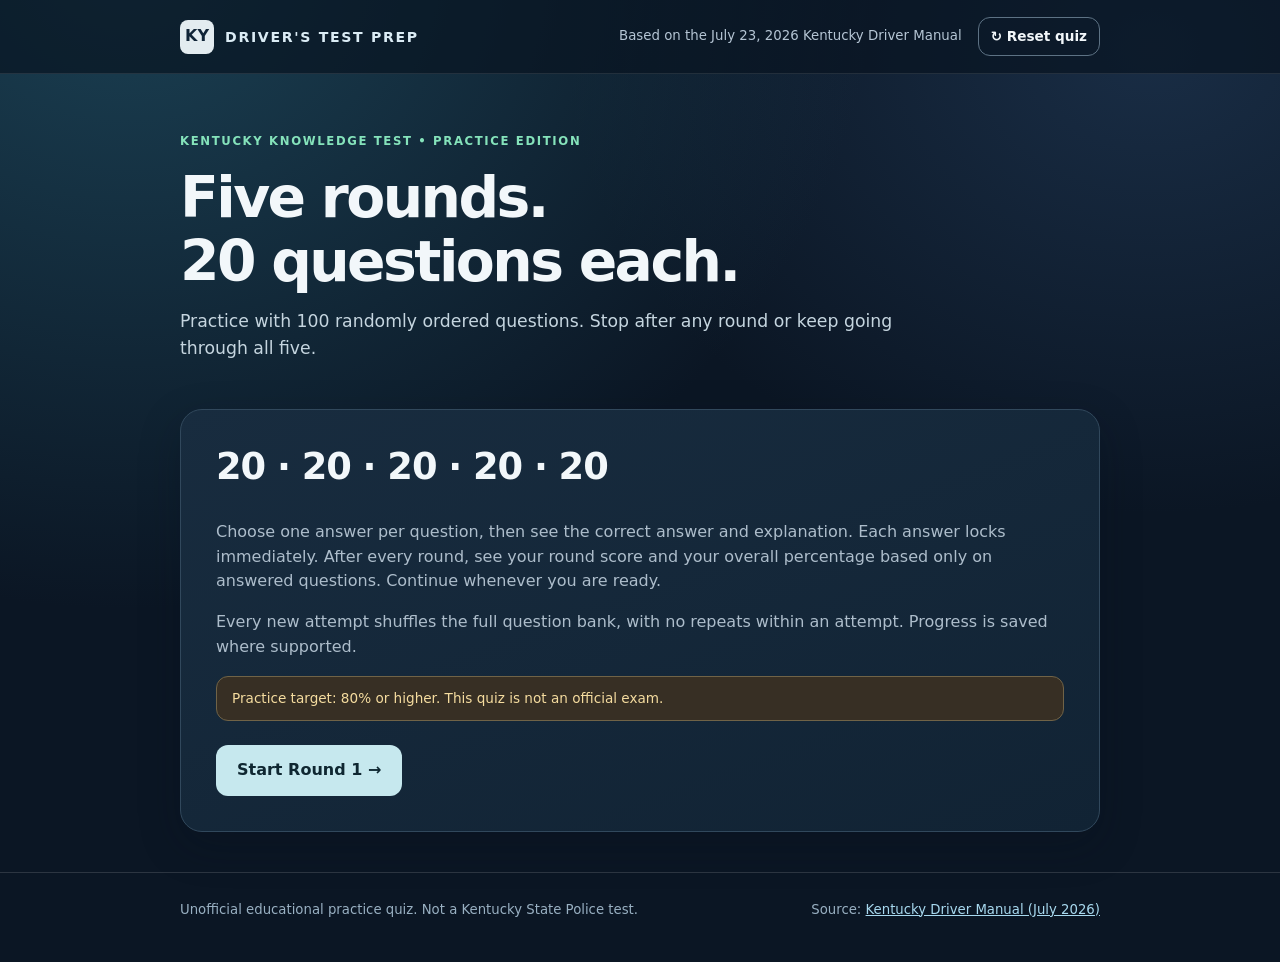
<file: kentucky-driving-quiz/index.html>
<!DOCTYPE html>
<html lang="en">
<head>
<meta charset="UTF-8">
<meta name="viewport" content="width=device-width, initial-scale=1">
<meta name="color-scheme" content="dark">
<meta name="description" content="100-question interactive Kentucky Driver's License practice quiz, with five randomized rounds of 20 questions and scores after every round.">
<title>Kentucky Driver's License — Five Rounds of 20</title>
<style>
:root { --navy:#0b1624; --navy2:#132638; --panel:#15283a; --panel2:#1a3044; --line:#31485c; --ink:#f2f7fa; --muted:#adbdcb; --sky:#a8d9ef; --mint:#85e3bb; --mintBg:#143a31; --rose:#ff9d9f; --roseBg:#482a34; --amber:#f8d48a; --amberBg:#4a3924; color-scheme:dark; }
*{box-sizing:border-box} html{scroll-behavior:smooth} body{margin:0;background:radial-gradient(ellipse at 10% -5%,#1b4154 0%,transparent 46%), radial-gradient(ellipse at 90% 5%,#192d45 0%,transparent 36%),var(--navy);color:var(--ink);font:16px/1.55 system-ui,-apple-system,BlinkMacSystemFont,"Segoe UI",sans-serif;min-height:100vh}
button,a{font:inherit} button{cursor:pointer} a{color:var(--sky)} button:focus-visible,a:focus-visible{outline:3px solid var(--amber);outline-offset:4px} .wrap{width:min(920px,calc(100% - 34px));margin-inline:auto} .topbar{border-bottom:1px solid #ffffff19;background:#081420b0} .topbar .wrap{display:flex;align-items:center;justify-content:space-between;gap:12px;padding:17px 0} .brand{font-weight:800;font-size:.88rem;letter-spacing:.12em;text-transform:uppercase;color:#dbecf5}.mark{display:inline-grid;place-items:center;width:34px;height:34px;margin-right:11px;background:#e3ecf0;color:#102437;border-radius:8px;font-size:1rem;letter-spacing:0}.topbar small{color:#b5c5d4}.eyebrow{display:inline-block;font-weight:750;letter-spacing:.14em;font-size:.73rem;text-transform:uppercase;color:var(--mint)} h1,h2,h3,p{margin-top:0} h1{font-size:clamp(2rem,5vw,3.55rem);line-height:1.13;letter-spacing:-.045em;margin:12px 0 15px} h2{font-size:clamp(1.6rem,3vw,2.3rem);letter-spacing:-.028em;line-height:1.2} h3{font-size:1.08rem} .lede{font-size:1.08rem;color:#c5d5df;max-width:720px} main{padding:38px 0 40px} .hero{padding:16px 0 30px}.panel{background:linear-gradient(160deg,#182c3f,#112334);border:1px solid var(--line);border-radius:22px;padding:clamp(19px,4vw,35px);box-shadow:0 14px 40px #06101b40}.pill{display:inline-block;padding:4px 11px;border:1px solid #597689;border-radius:99px;color:#bddce7;font-size:.75rem;font-weight:750;letter-spacing:.06em;text-transform:uppercase} .pill.optional{color:var(--amber);border-color:#8c774e} .cards{display:grid;grid-template-columns:1fr 1fr;gap:16px;margin:23px 0}.card{padding:24px;border:1px solid var(--line);border-radius:18px;background:#132639}.card h3{font-size:1.3rem;margin:14px 0 6px}.card p{color:var(--muted);font-size:.94rem}.number{font-size:2.45rem;letter-spacing:-.05em;font-weight:800;line-height:1}.button{border:1px solid transparent;border-radius:12px;background:#c6e8ee;color:#0f2731;padding:12px 20px;font-weight:800;transition:transform .16s ease,background .16s ease;display:inline-flex;align-items:center;justify-content:center;gap:9px;text-decoration:none}.button:hover:not(:disabled){background:#e5f4f7;transform:translateY(-1px)} .button.secondary{background:transparent;color:var(--ink);border-color:#5d7284}.button.secondary:hover{background:#21384b}.button:disabled{cursor:not-allowed;opacity:.45}.button.warning{background:#f0d69a;color:#352717}.actionline{display:flex;gap:12px;align-items:center;flex-wrap:wrap;margin:24px 0 0}.fine{font-size:.84rem;color:#acc0cf}.question-head{display:flex;justify-content:space-between;align-items:center;gap:12px;flex-wrap:wrap;margin-bottom:18px}.tracker{font-size:.85rem;color:var(--muted);font-weight:700}.progress{height:8px;border-radius:30px;overflow:hidden;background:#34475a}.progress>div{height:100%;background:linear-gradient(90deg,#6bd6c5,#a7e3dd);border-radius:30px;transition:width .25s ease}.qtitle{font-size:clamp(1.35rem,3.5vw,2rem);font-weight:780;line-height:1.3;letter-spacing:-.02em;margin:28px 0}.choice-list{display:grid;gap:12px}.choice{width:100%;border:1px solid #4b6071;background:#1b3348;border-radius:13px;color:var(--ink);text-align:left;padding:16px 18px;display:flex;align-items:flex-start;gap:15px;min-height:64px;transition:border-color .15s ease,background .15s ease}.choice:hover:not(:disabled){background:#254258;border-color:#8dcfe0}.choice:disabled{cursor:default}.choice .letter{flex:none;display:grid;place-items:center;width:30px;height:30px;font-size:.86rem;font-weight:800;color:#c9e8ed;background:#315167;border-radius:9px}.choice .optionText{flex:1}.choice.locked{opacity:.68}.choice.correct{border:2px solid #68d9ab;background:#173c33;opacity:1}.choice.correct .letter{color:#0e2d22;background:#9deac5}.choice.wrong{border:2px solid #ff9da4;background:#462a35;opacity:1}.choice.wrong .letter{color:#4b1c27;background:#ffd1d3}.choice .status{font-size:.82rem;font-weight:800;margin-left:5px;white-space:nowrap}.feedback{margin-top:20px;border-radius:14px;padding:19px 21px;border:1px solid}.feedback.good{background:var(--mintBg);border-color:#4b9979}.feedback.bad{background:var(--roseBg);border-color:#9b5968}.feedback strong{font-size:1.1rem}.feedback p{margin:7px 0 0;color:#e2e9ed}.feedback small{display:block;margin-top:11px;color:#c3d5df}.feedback.good strong{color:var(--mint)}.feedback.bad strong{color:var(--rose)} .actions{display:flex;justify-content:space-between;align-items:center;gap:15px;margin-top:24px;flex-wrap:wrap}.result-grid{display:grid;grid-template-columns:repeat(3,1fr);gap:12px;margin:25px 0}.metric{padding:22px 16px;background:#172d3f;border:1px solid var(--line);border-radius:14px}.metric .big{font-size:clamp(1.5rem,3.5vw,2.5rem);font-weight:800;line-height:1.2;letter-spacing:-.04em}.metric .kicker{color:var(--muted);font-size:.78rem;font-weight:700;text-transform:uppercase;letter-spacing:.06em;margin-top:7px}.successText{color:var(--mint)}.retryText{color:var(--amber)}.topic-grid{display:grid;grid-template-columns:1fr 1fr;gap:12px;margin:18px 0}.topicItem{background:#132c3b;border:1px solid #345266;border-radius:11px;padding:10px 15px;font-size:.87rem;display:flex;justify-content:space-between;gap:8px}.topicItem b{font-variant-numeric:tabular-nums}.review-list{display:grid;gap:12px;margin-top:14px}.reviewItem{padding:18px;border-radius:13px;border:1px solid #40586a;background:#102333}.reviewItem p{margin:6px 0;font-size:.95rem}.reviewItem .wrong-answer{color:var(--rose)}.reviewItem .right-answer{color:var(--mint)}.reviewItem .ref{color:var(--muted);font-size:.82rem}.rule{border-top:1px solid var(--line);padding-top:20px;margin-top:26px}.footer{padding:27px 0 42px;color:#99b0c2;border-top:1px solid #ffffff22;font-size:.83rem}.footer .wrap{display:flex;justify-content:space-between;gap:15px;flex-wrap:wrap}.hide{display:none!important}.notice{border:1px solid #706347;background:#372f24;color:#f5dc9f;border-radius:12px;padding:11px 15px;font-size:.85rem}.confetti{font-size:1.55rem;margin-bottom:6px}.secondaryText{color:var(--muted)}.topic-label{color:#a9c8d8;font-size:.87rem;font-weight:650}.visually-hidden{position:absolute;width:1px;height:1px;padding:0;margin:-1px;overflow:hidden;clip:rect(0,0,0,0);white-space:nowrap;border:0} @media(max-width:620px){.cards,.topic-grid{grid-template-columns:1fr}.result-grid{grid-template-columns:repeat(2,1fr)}.topbar small{display:none}.topbar .wrap{padding:12px 0}.question-head{align-items:flex-start}main{padding-top:25px}.qtitle{margin:24px 0}.actions .button{width:100%}.feedback{padding:15px}} @media print{body{background:#fff;color:#111}.topbar,.actionline,.actions,.footer,.button{display:none!important}.panel,.card,.metric,.reviewItem{color:#111;background:#fff;border-color:#bbb;box-shadow:none}.lede,.secondaryText,.fine{color:#444}a{color:#123}main{padding:0}}
.topbar-actions{display:flex;align-items:center;gap:16px}.reset-button{padding:8px 12px;font-size:.85rem;white-space:nowrap}@media(max-width:620px){.brand{font-size:.72rem;letter-spacing:.06em}.mark{margin-right:6px}.topbar-actions{gap:6px}.reset-button{padding:8px 10px}}
</style>
</head>
<body>
<header class="topbar"><div class="wrap"><div class="brand"><span class="mark">KY</span>DRIVER'S TEST PREP</div><div class="topbar-actions"><small>Based on the July 23, 2026 Kentucky Driver Manual</small><button type="button" class="button secondary reset-button" data-action="reset" aria-label="Reset quiz and clear current answers and scores">↻ Reset quiz</button></div></div></header>
<main class="wrap" id="app" aria-live="polite"></main>
<footer class="footer"><div class="wrap"><span>Unofficial educational practice quiz. Not a Kentucky State Police test.</span><span>Source: <a href="https://wp.kentuckystatepolice.ky.gov/wp-content/uploads/2026/07/Kentucky-Driver-Manual_Updated_7-23-26.pdf" target="_blank" rel="noopener noreferrer">Kentucky Driver Manual (July 2026)</a></span></div></footer>
<script>
'use strict';
const DATA = {"sets":[[{"q":"What shape is a standard STOP sign?","options":["Red octagon","Yellow diamond","White rectangle","Red triangle"],"a":0,"why":"A STOP sign is red with eight sides and white letters.","page":38,"category":"Signs & markings"},{"q":"What shape identifies a YIELD sign?","options":["Red octagon","Downward-pointing red-and-white triangle","Yellow circle","White pentagon"],"a":1,"why":"A yield sign is a red-and-white triangle pointing down; slow and give way as required.","page":38,"category":"Signs & markings"},{"q":"A yellow diamond-shaped sign normally warns you about what?","options":["A required parking permit","A nearby rest area","A possible road hazard ahead","A toll collection point"],"a":2,"why":"Yellow diamond signs are warnings about dangers or changing road conditions ahead.","page":35,"category":"Signs & markings"},{"q":"Orange road signs with black symbols usually mean what?","options":["School crossing","Railroad crossing","Scenic route","Construction or maintenance zone"],"a":3,"why":"Orange signs alert drivers to road work, workers, detours, or changed surfaces.","page":37,"category":"Signs & markings"},{"q":"Which sign shape is associated with schools?","options":["Pentagon","Octagon","Circle","Horizontal oval"],"a":0,"why":"A pentagon shape identifies school-related signs.","page":41,"category":"Signs & markings"},{"q":"A round yellow sign with a black X and RR warns of what?","options":["A one-way street","A railroad crossing ahead","A hospital entrance","A traffic circle"],"a":1,"why":"The advance railroad crossing warning sign is round and yellow with an X and RR.","page":36,"category":"Signs & markings"},{"q":"White rectangular signs most commonly tell drivers about what?","options":["Scenic attractions","Pavement damage","Traffic regulations","Upcoming railroad tracks"],"a":2,"why":"Regulatory signs typically use white with black or red markings to state rules you must obey.","page":38,"category":"Signs & markings"},{"q":"What do green road guide signs typically show?","options":["Construction detours only","Special hazards only","School-zone speed limits only","Directions and destinations"],"a":3,"why":"Green guide signs usually provide route or destination guidance.","page":38,"category":"Signs & markings"},{"q":"A red circle with a diagonal slash over a maneuver means what?","options":["That maneuver is prohibited","That maneuver is recommended","That maneuver must be completed","That maneuver is permitted only at night"],"a":0,"why":"A red circle and slash indicate a prohibited action.","page":38,"category":"Signs & markings"},{"q":"What should you do if you see a WRONG WAY sign ahead?","options":["Continue until the next traffic light","Do not continue in that direction","Increase speed to leave quickly","Move to the left shoulder and keep driving"],"a":1,"why":"WRONG WAY warns that you are driving against the permitted direction, often near exit ramps.","page":38,"category":"Signs & markings"},{"q":"What is a shared center left-turn lane for?","options":["Driving straight when other lanes are crowded","Passing slower vehicles","Left turns from either direction","Emergency parking"],"a":2,"why":"The shared center lane is reserved for left turns, not through travel or passing.","page":38,"category":"Signs & markings"},{"q":"Your side of the center line is broken yellow and the other side is solid yellow. When may you pass?","options":["Never, under any conditions","Only after dark","Only if the other driver signals","When it is safe and passing is otherwise legal"],"a":3,"why":"Passing is permitted from the side with the broken yellow line when conditions allow.","page":47,"category":"Signs & markings"},{"q":"What does a double solid yellow center line normally prohibit?","options":["Passing across the lines from either direction","Stopping at intersections","Turning left into a driveway","Driving below the posted limit"],"a":0,"why":"A double solid yellow line marks a no-passing condition for traffic in both directions.","page":39,"category":"Signs & markings"},{"q":"What do broken white lane lines generally separate?","options":["Traffic traveling in opposite directions","Lanes traveling in the same direction","A bicycle lane and a sidewalk","A railroad right-of-way"],"a":1,"why":"White lane markings separate traffic flowing in the same direction; broken lines allow lawful lane changes.","page":39,"category":"Signs & markings"},{"q":"At a STOP sign with a white stop line before the crosswalk, where should you stop?","options":["Inside the crosswalk","After passing the crosswalk","Before the stop line","Only where another driver can see you"],"a":2,"why":"The stop line comes first: stop fully behind it before proceeding.","page":39,"category":"Signs & markings"},{"q":"A flashing red traffic light requires which action?","options":["Slow but do not stop","Stop only when a pedestrian is present","Yield without slowing","Stop completely and proceed when clear"],"a":3,"why":"Flashing red means a full stop, followed by proceeding when safe.","page":35,"category":"Traffic signals"},{"q":"What does a flashing yellow traffic signal mean?","options":["Slow down and proceed cautiously","Make a full stop every time","Turn right only","The road is closed"],"a":0,"why":"A flashing yellow light tells drivers to slow and watch for others.","page":35,"category":"Traffic signals"},{"q":"You approach a steady yellow light before entering the intersection. What should you do?","options":["Accelerate through the intersection","Stop if you can do so safely","Always reverse away from the light","Ignore the signal if no cars are coming"],"a":1,"why":"Yellow means the light is about to turn red; stop when it is safe to stop.","page":35,"category":"Traffic signals"},{"q":"When may you generally make a right turn at a red light in Kentucky?","options":["Anytime, without stopping","Only if another driver waves you through","After stopping, yielding, and checking that no sign forbids it","Never, because red means all turns are prohibited"],"a":2,"why":"Right on red is generally allowed after a full stop when the path is clear and not prohibited.","page":35,"category":"Traffic signals"},{"q":"Which left turn may be legal on red after a full stop and yielding?","options":["From a two-way street onto a two-way street","From a two-way street onto a one-way street","From a one-way street onto a two-way street","From one one-way street onto another one-way street"],"a":3,"why":"Kentucky permits left on red only from a one-way street to a one-way street, after stopping and yielding.","page":35,"category":"Traffic signals"},{"q":"You are turning left on a steady green light while an oncoming car continues straight. Who yields?","options":["You, the left-turning driver","The oncoming driver","The driver in the larger vehicle","Whichever driver arrived second"],"a":0,"why":"A left turn on green must yield to oncoming through traffic and pedestrians.","page":35,"category":"Right-of-way"},{"q":"Two drivers arrive at a four-way STOP at the same time. Who generally goes first?","options":["The driver on the left","The driver on the right","The driver turning left","The driver who flashes headlights"],"a":1,"why":"When two vehicles arrive simultaneously, yield to the driver on your right.","page":34,"category":"Right-of-way"},{"q":"At a four-way STOP, one vehicle arrived and stopped before you. What should you do?","options":["Go first if you are turning right","Go first if you are on the wider road","Yield to the vehicle that arrived first","Use your horn to decide"],"a":2,"why":"The driver who is already at the intersection before you generally proceeds first.","page":34,"category":"Right-of-way"},{"q":"You are leaving a driveway to enter a public road. Who must yield?","options":["Vehicles already on the public road","Only pedestrians","Only vehicles turning left","You must yield to highway traffic"],"a":3,"why":"Drivers entering a public road from a driveway or private road must yield to road traffic.","page":34,"category":"Right-of-way"},{"q":"While entering an interstate using an acceleration ramp, who has right-of-way?","options":["Drivers already on the interstate","Drivers on the ramp","The vehicle moving faster","The vehicle with its hazard lights on"],"a":0,"why":"Traffic on the interstate has right-of-way; the merging driver must find a safe gap.","page":34,"category":"Right-of-way"},{"q":"A police officer directs you to proceed although a signal is red. What controls?","options":["The red signal alone","The officer's directions","The lane arrows only","The closest posted speed sign"],"a":1,"why":"Follow traffic directions from an officer even when they differ from traffic signals.","page":34,"category":"Right-of-way"},{"q":"When entering a roundabout, what should you do?","options":["Stop inside the circle","Enter clockwise","Yield to vehicles already circulating","Speed up to claim the lane"],"a":2,"why":"Roundabout traffic moves counterclockwise, and vehicles entering must yield.","page":44,"category":"Right-of-way"},{"q":"A school bus is stopped with its stop arm and lights activated on a normal two-lane road. What must traffic from both directions do?","options":["Only traffic behind the bus must stop","Opposing traffic may pass slowly","Both directions may continue if no children are visible","Both directions must stop"],"a":3,"why":"On an ordinary two-lane roadway, traffic in both directions must stop for the loading or unloading bus.","page":44,"category":"School buses"},{"q":"When does the Kentucky school-bus stopping exception apply to opposite-direction traffic?","options":["On a four-or-more-lane road separated by an elevated barrier or unpaved median","On any road with a painted center line","On any road with three total lanes","Whenever the bus is on the far side of the street"],"a":0,"why":"Opposing traffic may proceed only on the qualifying four-or-more-lane roadway with an elevated barrier or unpaved median.","page":44,"category":"School buses"},{"q":"After stopping for a school bus loading children, when may you continue?","options":["As soon as the stop arm starts retracting","After people are clear of the roadway and the bus is in motion","After counting five seconds","As soon as you hear the school bell"],"a":1,"why":"The manual requires you to remain stopped until people are clear and the bus has begun moving again.","page":44,"category":"School buses"},{"q":"How far before a turn at an intersection should you signal?","options":["25 feet","50 feet","100 feet","300 feet"],"a":2,"why":"Signal at least 100 feet ahead of the turn.","page":42,"category":"Important numbers"},{"q":"What is the minimum normal following interval recommended by Kentucky's manual?","options":["1 second","2 seconds","3 seconds","4 seconds"],"a":3,"why":"Keep at least a four-second following distance; more is needed in poor conditions.","page":51,"category":"Important numbers"},{"q":"Without a posted limit, what is Kentucky's speed limit on interstates and parkways?","options":["65 mph","55 mph","45 mph","70 mph"],"a":0,"why":"The default for interstates and parkways is 65 mph; specifically authorized roads may be posted at 70 mph.","page":49,"category":"Important numbers"},{"q":"Without a posted sign, what is the limit on other Kentucky state highways?","options":["45 mph","55 mph","65 mph","70 mph"],"a":1,"why":"Other state highways have a 55 mph default speed limit.","page":49,"category":"Important numbers"},{"q":"Without a posted sign, what is the limit in business or residential districts?","options":["15 mph","25 mph","35 mph","45 mph"],"a":2,"why":"Kentucky lists 35 mph as the default in business and residential districts.","page":49,"category":"Important numbers"},{"q":"What is the default limit for an off-street parking facility offered for public use?","options":["5 mph","10 mph","25 mph","15 mph"],"a":3,"why":"The manual specifies a 15 mph limit for public-use off-street parking facilities.","page":49,"category":"Important numbers"},{"q":"At what time period does Kentucky require headlights to be on?","options":["From 30 minutes after sunset to 30 minutes before sunrise","From sunset to sunrise only in winter","Only when the sun has fully disappeared","From 1 hour after sunset to sunrise"],"a":0,"why":"Headlights must be illuminated starting one-half hour after sunset until one-half hour before sunrise.","page":54,"category":"Important numbers"},{"q":"You must dim high beams within how many feet of oncoming traffic?","options":["200 feet","500 feet","300 feet","100 feet"],"a":1,"why":"Dim high beams within 500 feet of an approaching vehicle.","page":68,"category":"Important numbers"},{"q":"When following another vehicle, dim high beams within what distance?","options":["100 feet","200 feet","300 feet","500 feet"],"a":2,"why":"Dim high beams within 300 feet of a vehicle you follow.","page":68,"category":"Important numbers"},{"q":"On a road with one lane in your direction, how much clearance should you give a bicycle when passing, if possible?","options":["1 foot","2 feet","4 feet","At least 3 feet"],"a":3,"why":"When passing a bicycle on a single-lane-direction roadway, keep at least 3 feet of clearance.","page":48,"category":"Important numbers"},{"q":"Before changing lanes, how should you check a blind spot?","options":["Turn your head and look over your shoulder","Rely only on the rearview mirror","Rely only on a blind-spot warning light","Assume the lane is clear if you signaled"],"a":0,"why":"Mirrors do not cover all blind spots; look over your shoulder toward the new lane.","page":46,"category":"Road-test skills"},{"q":"When making a right turn, where should you position the vehicle?","options":["Near the center line","In the right-most portion of the proper lane","In whichever lane has fewer cars","Across two lanes to widen the turn"],"a":1,"why":"Make right turns from the right-most portion of your lane without swinging wide.","page":42,"category":"Road-test skills"},{"q":"If there are multiple marked turn lanes, what should you do while turning?","options":["Move toward the clearest adjacent lane","Change lanes halfway through the turn","Maintain your chosen turn lane until the turn is completed","Turn into whichever lane has a faster opening"],"a":2,"why":"Stay within your designated lane through the turn; change lanes only after the turn when safe.","page":42,"category":"Road-test skills"},{"q":"What should you do FIRST when preparing to parallel park?","options":["Immediately shift to reverse","Turn the wheel sharply without signaling","Stop in the travel lane and wait indefinitely","Identify a space, check traffic, and signal"],"a":3,"why":"The parallel-parking process starts by choosing a space, checking traffic, and signaling.","page":45,"category":"Road-test skills"},{"q":"When reversing, where should you primarily look?","options":["Directly through the rear window, while also checking mirrors","Only at the backup camera screen","Only at the side mirror","Straight ahead to keep the wheel centered"],"a":0,"why":"The manual instructs drivers to look back through the rear window and use mirrors as support.","page":33,"category":"Road-test skills"},{"q":"For the driveway turnabout described in the manual, how far should your vehicle be visible in either direction?","options":["200 feet","500 feet","100 feet","300 feet"],"a":1,"why":"The turnabout instructions call for visibility for 500 feet in each direction.","page":43,"category":"Road-test skills"},{"q":"When parking on a hill without a curb, how should you angle the wheels?","options":["Straight ahead","So the vehicle would roll into traffic","So a rolling vehicle would go off the road","Toward the center of the road"],"a":2,"why":"Without a curb, turn the wheels so the vehicle rolls off the roadway instead of into traffic.","page":46,"category":"Road-test skills"},{"q":"Which controls may the examiner ask you to demonstrate before the road test?","options":["Only your car radio and heater","Only the steering wheel and seat adjuster","Only the GPS and backup camera","Headlights, turn signals, horn, wipers, and emergency flashers"],"a":3,"why":"The vehicle inspection includes lights, turn signals, dimmer, emergency brake, horn, flashers, wipers, and brake lights.","page":11,"category":"Road-test skills"},{"q":"Which maneuver is specifically included in Kentucky's road skills test?","options":["Parallel parking","Driving on a racetrack","Driving at maximum interstate speed","Performing a tire change"],"a":0,"why":"The road skills test includes parallel parking, backing, turnabouts, hill starts, and other normal road tasks.","page":13,"category":"Road-test skills"},{"q":"What can cause an automatic failure on the Kentucky road test?","options":["Asking the examiner to repeat an instruction","A traffic violation or dangerous act","Driving below the limit when conditions require it","Using mirrors before a lane change"],"a":1,"why":"The manual says collisions, traffic violations, or dangerous acts may result in automatic road-test failure.","page":13,"category":"Road-test skills"}],[{"q":"A pedestrian is crossing at an unmarked crosswalk at an intersection. What must you do?","options":["Yield to the pedestrian","Continue if there are no painted lines","Flash headlights and continue","Sound the horn until they move"],"a":0,"why":"Kentucky requires yielding to pedestrians in marked and unmarked crosswalks.","page":59,"category":"Sharing the road"},{"q":"You see a pedestrian using a visible white cane near a crosswalk. What is required?","options":["Only slow down if they wave","Yield right-of-way to the blind pedestrian","Honk twice to announce yourself","Stop only if another driver stops first"],"a":1,"why":"A blind pedestrian with a white cane or assistance dog has right-of-way under Kentucky law.","page":59,"category":"Sharing the road"},{"q":"Why should you avoid honking your horn at a blind pedestrian?","options":["It is only allowed at night","It can damage car headlights","It may startle and confuse the pedestrian","It gives pedestrians an automatic green signal"],"a":2,"why":"The manual warns that a blind pedestrian may not know whom the horn is directed toward.","page":60,"category":"Sharing the road"},{"q":"A reduced school-zone speed limit is active because lights are flashing. What should you do?","options":["Drive at the standard residential limit","Drive at normal speed if no officer is present","Drive at least 10 mph below every sign","Obey the reduced posted school-zone speed"],"a":3,"why":"The active school-zone speed limit must be followed when the lights are flashing or children are present as indicated.","page":59,"category":"Sharing the road"},{"q":"On a two-lane-per-direction limited-access highway, what is the general role of the left lane?","options":["Passing other vehicles","Parking temporarily","Continuous cruising at any speed","Entering the highway"],"a":0,"why":"The left lane is generally for passing, and lingering there on limited-access highways is prohibited.","page":46,"category":"Lane use"},{"q":"You pass your intended exit on an interstate. What should you do?","options":["Back up along the shoulder","Continue to the next exit and return safely","Make a U-turn through the median","Stop in your lane and turn on hazard lights"],"a":1,"why":"Never reverse or turn around on an interstate because you missed an exit.","page":53,"category":"Lane use"},{"q":"On a two-lane road, Kentucky says a pass must be completed before you come within how many feet of an oncoming vehicle?","options":["100 feet","150 feet","200 feet","500 feet"],"a":2,"why":"The manual specifies completing the pass before coming within 200 feet of oncoming traffic.","page":47,"category":"Passing"},{"q":"You begin passing on a two-way road. When must the pass be finished relative to a marked no-passing zone?","options":["Before the end of the no-passing zone","Only before sunset","Before an oncoming truck approaches","Before the no-passing zone begins"],"a":3,"why":"You must finish passing before reaching the beginning of the no-passing zone.","page":47,"category":"Passing"},{"q":"A hill blocks your view of oncoming traffic. Should you start passing?","options":["No, assume a vehicle may be approaching unseen","Yes, if your engine accelerates quickly","Yes, if the lane appears empty at the crest","Only if the car in front is slow"],"a":0,"why":"Do not begin passing where a hill or curve blocks sight distance.","page":48,"category":"Passing"},{"q":"Before returning to your lane after overtaking a vehicle, what is a useful sign that you have enough room?","options":["You can see its headlights in your side mirror","The whole front of the vehicle you passed is visible in your rearview mirror","The passing vehicle sounds its horn","Its brake lights turn off"],"a":1,"why":"The manual recommends confirming the complete front of the passed vehicle is visible in your rearview mirror.","page":47,"category":"Passing"},{"q":"When may a driver pass another vehicle on the right?","options":["Whenever the left lane is busy","Only at night","Only when it can be done safely under the rules","By driving onto the sidewalk"],"a":2,"why":"Passing on the right is allowed only in limited safe circumstances; it cannot ordinarily involve leaving the roadway.","page":47,"category":"Passing"},{"q":"How far ahead should an alert driver ideally scan the road?","options":["2 to 4 seconds","5 to 8 seconds","10 to 15 seconds","20 to 30 seconds"],"a":3,"why":"The manual encourages looking about 20–30 seconds ahead to recognize hazards early.","page":49,"category":"Defensive driving"},{"q":"What should you do to your following distance during heavy rain?","options":["Increase it beyond the ordinary minimum","Cut it in half to watch the car ahead","Maintain exactly one second","Ignore following distance at low speeds"],"a":0,"why":"Poor weather increases stopping distances, so leave more than the normal four seconds.","page":51,"category":"Defensive driving"},{"q":"For night driving on unfamiliar roads, how much extra following time does the manual recommend?","options":["One-half second","At least two additional seconds","Exactly no extra seconds","At least six additional seconds"],"a":1,"why":"The manual advises adding at least two extra seconds on unfamiliar roads at night.","page":68,"category":"Defensive driving"},{"q":"Visibility in thick fog is only about 100 feet. The manual says you cannot safely drive faster than approximately what?","options":["55 mph","40 mph","25 mph","65 mph"],"a":2,"why":"At 100 feet of visibility the manual warns that driving above about 25 mph is unsafe and recommends low beams.","page":50,"category":"Defensive driving"},{"q":"When should you reduce speed for a sharp curve?","options":["After you start drifting outward","When you reach the apex","Only if another driver signals","Before entering the curve"],"a":3,"why":"Slow to a safe speed before the curve to avoid losing traction when braking inside it.","page":50,"category":"Defensive driving"},{"q":"What is hydroplaning?","options":["Tires riding on water rather than gripping the road surface","Engine overheating during a long drive","Brakes getting too hot on a steep hill","Driving too close to a large truck"],"a":0,"why":"Hydroplaning happens when tires lose road contact as they ride over a layer of water.","page":50,"category":"Defensive driving"},{"q":"You find a roadway covered with a large body of standing floodwater. What does the manual recommend?","options":["Cross as long as another driver goes first","Find another route","Drive through at the speed limit","Drive with high beams on"],"a":1,"why":"Do not drive through significant standing water; take another route.","page":50,"category":"Defensive driving"},{"q":"You need to brake hard in a vehicle with working anti-lock brakes (ABS). What should you do?","options":["Pump the pedal repeatedly","Apply the parking brake first","Press firmly and keep pressure on the brake","Release the brake at each click"],"a":2,"why":"ABS works when you maintain firm pedal pressure; vibration can be normal.","page":55,"category":"Emergencies"},{"q":"Your vehicle begins to skid sideways. How should you steer to regain control?","options":["Opposite the direction the rear is skidding","Straight until the car stops by itself","Toward the nearest roadside ditch","In the direction the rear of the car is skidding"],"a":3,"why":"Turn toward the direction of the rear-wheel skid, then straighten as the vehicle recovers.","page":56,"category":"Emergencies"},{"q":"A tire blows out while you are driving. What is the best initial response?","options":["Hold the wheel firmly and slow gradually","Brake as hard as possible immediately","Accelerate to stabilize the tire","Turn sharply onto the shoulder"],"a":0,"why":"Maintain steering control and reduce speed gradually; avoid abrupt hard braking.","page":57,"category":"Emergencies"},{"q":"Your accelerator sticks and the car keeps speeding up. Which step is part of the manual's response?","options":["Shift into park immediately","Shift to neutral and find a safe place to pull over","Pull the parking brake sharply at speed","Steer into an occupied travel lane"],"a":1,"why":"The manual recommends shifting to neutral, finding a safe escape path, and pulling over with controlled braking.","page":58,"category":"Emergencies"},{"q":"Your car has mechanical trouble on a highway. Where should you stop if possible?","options":["Just beyond the crest of a hill","In the left travel lane","Completely off the roadway, preferably on the right","In the middle of a curve"],"a":2,"why":"Pull fully off the roadway when possible, avoiding locations where other drivers cannot see your vehicle.","page":58,"category":"Emergencies"},{"q":"The manual recommends placing emergency flares approximately how far behind a broken-down vehicle?","options":["20–40 feet","50–100 feet","100–150 feet","200–300 feet"],"a":3,"why":"Emergency flares placed about 200–300 feet behind give approaching drivers warning.","page":58,"category":"Emergencies"},{"q":"After a collision with no injuries, Kentucky's manual says damaged vehicles should generally be moved where?","options":["To the road shoulder","Left in the travel lane even if drivable","To the nearest dealership","Across the median"],"a":0,"why":"Kentucky law instructs drivers involved in a non-injury accident to move damaged vehicles to the shoulder.","page":56,"category":"Emergencies"},{"q":"If a collision causes more than $500 in property damage and police do not investigate, when does the manual say to file a written report with Kentucky State Police?","options":["Within 24 hours","Within 10 days","Within 30 days","Only when insurance requests it"],"a":1,"why":"The manual requires a civilian written accident report within ten days in that situation.","page":56,"category":"Emergencies"},{"q":"In thick fog, which headlight setting is usually best?","options":["High beams to light more fog","Parking lights alone","Low beams to reduce glare","Hazard lights while driving normally"],"a":2,"why":"Low beams reduce reflected glare in fog, rain, and snow.","page":68,"category":"Night driving"},{"q":"When should high beams generally be used at night?","options":["Whenever another car approaches","When following closely behind a vehicle","In heavy fog","When no oncoming vehicles are present and other traffic won't be dazzled"],"a":3,"why":"High beams improve distance vision but must be dimmed for other drivers.","page":68,"category":"Night driving"},{"q":"You approach a stopped emergency vehicle on a four-lane highway. What should you do when safe?","options":["Slow down and move to a lane away from the emergency vehicle","Maintain speed and stay beside it","Honk and accelerate past","Stop beside it and ask if help is needed"],"a":0,"why":"Kentucky's move-over guidance calls for slowing and moving away a lane when it is safe.","page":65,"category":"Emergency vehicles"},{"q":"An emergency vehicle approaches with flashing lights and siren. What should you generally do?","options":["Speed up to stay ahead of it","Yield and pull toward the right edge of the road to let it pass","Stop directly inside the intersection","Follow it through traffic"],"a":1,"why":"Drivers must yield and pull over at the road edge for emergency vehicles using lights and siren.","page":64,"category":"Emergency vehicles"},{"q":"A reflective orange-and-red triangle on the back of a rural vehicle means what?","options":["The vehicle carries hazardous chemicals","The vehicle is entering a freeway","It is traveling below 25 mph","It is towing a disabled car"],"a":2,"why":"This emblem marks a slow-moving vehicle traveling less than 25 mph.","page":66,"category":"Sharing the road"},{"q":"What does a truck's NO-ZONE refer to?","options":["An area where cars may always pass","The truck's designated parking area","The space for loading cargo","Blind spots around the truck"],"a":3,"why":"No-zones are large blind spots to the front, sides, and rear of a truck or bus.","page":63,"category":"Sharing the road"},{"q":"If you cannot see a truck driver's face in the truck's side mirror, what should you assume?","options":["The truck driver likely cannot see you","The truck is preparing to brake","The truck is about to turn left","The truck is out of service"],"a":0,"why":"If you cannot see the driver's face in the mirror, you are likely hidden in a large-vehicle blind spot.","page":63,"category":"Sharing the road"},{"q":"How much lane width should you allow a motorcycle traveling next to you?","options":["Half a lane","A full lane","Only enough room for the handlebars","No special space if traffic is slow"],"a":1,"why":"Motorcyclists are entitled to a full lane and need room to maneuver around hazards.","page":62,"category":"Sharing the road"},{"q":"A motorcycle ahead has its turn signal on, but continues straight. What is safest?","options":["Turn in front of it as indicated","Honk to force it to turn","Wait to confirm the rider actually turns","Assume the rider will stop immediately"],"a":2,"why":"Motorcycle signals may not self-cancel; never assume a rider will turn solely because a signal flashes.","page":62,"category":"Sharing the road"},{"q":"When following a motorcyclist in good conditions, what minimum interval does the manual recommend?","options":["One second","Two seconds","Three seconds","Four seconds"],"a":3,"why":"Give motorcycles at least four seconds, and more in wet conditions.","page":62,"category":"Sharing the road"},{"q":"A steady green arrow points left over your lane. What does this mean?","options":["You may proceed left in the proper lane if the path is clear","All traffic must stop","Only pedestrians may go left","You may turn only after the arrow becomes yellow"],"a":0,"why":"A green directional arrow allows travel in that direction from the proper lane.","page":35,"category":"Traffic signals"},{"q":"What does a steady red left-turn arrow mean?","options":["Turn left if no cars are approaching","Do not turn in the arrow's direction until it changes to green","Turn left after two seconds","Stop only if other traffic is moving"],"a":1,"why":"A red arrow prohibits the indicated turn until the arrow turns green.","page":35,"category":"Traffic signals"},{"q":"Two alternating flashing red lights at railroad tracks mean what?","options":["Slow down and cross immediately","Stop only if you can see a train","Stop; cross only when lights stop and you confirm no train is approaching","Make a U-turn without looking"],"a":2,"why":"Two flashing red lights mark an active railroad warning requiring a complete stop.","page":35,"category":"Railroad crossings"},{"q":"What does the white X-shaped railroad CROSSBUCK sign mean?","options":["You always have the right-of-way","You must always stop for 60 seconds","The crossing is permanently closed","Yield to trains and stop if a train is approaching"],"a":3,"why":"The crossbuck means to yield to rail traffic; stop when a train is approaching.","page":35,"category":"Railroad crossings"},{"q":"Your vehicle becomes stuck on railroad tracks and a train approaches. What should you do first?","options":["Exit the car immediately and move to safety","Stay in the car and try the starter again","Stand behind the car and wave","Wait for the gate to go back up"],"a":0,"why":"Leave a stranded vehicle immediately; the manual directs people to move away toward the approaching train's direction to avoid debris.","page":37,"category":"Railroad crossings"},{"q":"When may speeding fines be doubled in a Kentucky highway work zone, according to the manual's specific rule?","options":["Whenever traffic is heavy","When required warning signs are displayed and at least one bona fide worker is present","Only when road equipment is moving","Only after sunset"],"a":1,"why":"The work-zone section says doubling requires posted notices about doubled fines and at least one worker present.","page":69,"category":"Work zones"},{"q":"A child measuring 40 inches tall or less rides in your vehicle. What is Kentucky's rule?","options":["Use an adult belt without a child seat","Sit in the front seat with an adult","Use an appropriate child restraint system","Use a booster seat only when the child asks"],"a":2,"why":"The manual requires an appropriate child restraint for children 40 inches or less in height.","page":31,"category":"Safety & vehicle"},{"q":"Which child generally needs a booster seat under Kentucky's rule?","options":["An 11-year-old who is 60 inches tall","A 9-year-old who is 58 inches tall","An 8-year-old who is 58 inches tall","A 7-year-old who is 50 inches tall"],"a":3,"why":"Children under eight between 40 and 57 inches tall must use a booster seat.","page":31,"category":"Safety & vehicle"},{"q":"For a motor vehicle manufactured after 1981 on Kentucky public roads, who must wear seat belts?","options":["The driver and all passengers","Only the driver","Only front-seat occupants","Only passengers younger than 18"],"a":0,"why":"Kentucky's manual says the driver and every passenger must use a properly adjusted seat belt.","page":12,"category":"Safety & vehicle"},{"q":"Which feature does Kentucky's manual say you may NOT use during the driving test?","options":["Seat belts","Cruise control or automatic parking assist","Standard mirrors","Regular turn signals"],"a":1,"why":"Parking assistance and cruise control cannot be used during the road test.","page":32,"category":"Road-test skills"},{"q":"Once parked in a parallel-parking space, what should you do to secure the vehicle?","options":["Leave the gear selector in neutral","Keep the engine idling with the foot brake","Set the parking brake and select park","Turn the front wheels toward the travel lane"],"a":2,"why":"After parking, secure the vehicle by setting the parking brake and shifting to park (or reverse in a manual car).","page":45,"category":"Road-test skills"},{"q":"You are about to back out of a parking space into moving traffic. What does the manual advise when possible?","options":["Back out quickly so other traffic can react","Keep your eyes only on the backup monitor","Reverse without slowing so the engine does not stall","Avoid backing into traffic or have someone help if needed"],"a":3,"why":"Backing into traffic is hazardous, so avoid it when possible and use a spotter if appropriate.","page":53,"category":"Road-test skills"},{"q":"On a horizontally arranged traffic signal, where is the red light normally located?","options":["On the left","On the right","In the middle","Below the yellow light"],"a":0,"why":"The manual shows that a horizontal signal places red on the left, yellow in the middle, and green on the right.","page":34,"category":"Traffic signals"},{"q":"Before slowing or stopping in normal traffic, what should you check to know what is behind you?","options":["Your dashboard clock","Your mirrors","Your radio display","Your passenger-side window only"],"a":1,"why":"Check rear traffic in your mirrors before slowing, stopping, or changing lanes.","page":49,"category":"Defensive driving"}]]};
const STORAGE_KEY='ky-driver-quiz-2026-five-rounds-v3';
const POOL=DATA.sets.flat();
const LETTERS=['A','B','C','D'];
const $app=document.getElementById('app');
function blankState(){
 const order=POOL.map((_,i)=>i);
 for(let i=order.length-1;i>0;i--){const j=Math.floor(Math.random()*(i+1));[order[i],order[j]]=[order[j],order[i]];}
 return {stage:'welcome',index:0,order,answers:Array(100).fill(null)};
}
let state=blankState();
try{
 const v=JSON.parse(localStorage.getItem(STORAGE_KEY)||'null');
 if(v&&['welcome','quiz','result'].includes(v.stage)&&Number.isInteger(v.index)&&v.index>=0&&v.index<100&&Array.isArray(v.order)&&v.order.length===100&&new Set(v.order).size===100&&v.order.every(i=>Number.isInteger(i)&&i>=0&&i<100)&&Array.isArray(v.answers)&&v.answers.length===100&&v.answers.every(a=>a===null||Number.isInteger(a)&&a>=0&&a<4))state=v;
}catch(e){}
function persist(){try{localStorage.setItem(STORAGE_KEY,JSON.stringify(state))}catch(e){}}
function escapeHTML(x){return String(x).replace(/[&<>"']/g,ch=>({'&':'&amp;','<':'&lt;','>':'&gt;','"':'&quot;',"'":'&#39;'}[ch]));}
function sourceLink(p){return `<a href="https://wp.kentuckystatepolice.ky.gov/wp-content/uploads/2026/07/Kentucky-Driver-Manual_Updated_7-23-26.pdf#page=${p+8}" target="_blank" rel="noopener noreferrer">Manual p. ${p}</a>`;}
function newButton(action,label,kind=''){return `<button type="button" class="button ${kind}" data-action="${action}">${label}</button>`;}
function metric(title,num,cls=''){return `<div class="metric"><div class="big ${cls}">${num}</div><div class="kicker">${title}</div></div>`}

function headerTag(round){return `ROUND ${round+1} OF 5 · 20 QUESTIONS`;}
function renderWelcome(){
 $app.innerHTML=`<section class="hero"><span class="eyebrow">Kentucky knowledge test • Practice edition</span><h1>Five rounds.<br>20 questions each.</h1><p class="lede">Practice with 100 randomly ordered questions. Stop after any round or keep going through all five.</p></section><section class="panel"><h2>20 · 20 · 20 · 20 · 20</h2><p class="secondaryText">Choose one answer per question, then see the correct answer and explanation. Each answer locks immediately. After every round, see your round score and your overall percentage based only on answered questions. Continue whenever you are ready.</p><p class="secondaryText">Every new attempt shuffles the full question bank, with no repeats within an attempt. Progress is saved where supported.</p><div class="notice">Practice target: 80% or higher. This quiz is not an official exam.</div><div class="actionline">${newButton('start','Start Round 1 →')}</div></section>`;
}
function renderQuestion(){
 const r=Math.floor(state.index/20),i=state.index%20,q=POOL[state.order[state.index]],chosen=state.answers[state.index],locked=chosen!==null,good=locked&&chosen===q.a;
 const choices=q.options.map((opt,k)=>{let cls=locked?(k===q.a?' correct':(k===chosen?' wrong':' locked')):'';let status=locked&&k===q.a?'<span class="status">✓ Correct</span>':(locked&&k===chosen?'<span class="status">✗ Your pick</span>':'');return `<button type="button" class="choice${cls}" data-choice="${k}" ${locked?'disabled':''} aria-label="Option ${LETTERS[k]}: ${escapeHTML(opt)}"><span class="letter">${LETTERS[k]}</span><span class="optionText">${escapeHTML(opt)}</span>${status}</button>`}).join('');
 const feedback=locked?`<div class="feedback ${good?'good':'bad'}" role="status"><strong>${good?'✓ Correct answer':'✗ Not quite — answer locked'}</strong>${!good?`<p><b>Correct answer: ${LETTERS[q.a]}. ${escapeHTML(q.options[q.a])}</b></p>`:''}<p>${escapeHTML(q.why)}</p><small>${sourceLink(q.page)} · ${escapeHTML(q.category)}</small></div>`:'';
 $app.innerHTML=`<section class="panel"><div class="question-head"><div><span class="eyebrow">${headerTag(r)}</span><div class="tracker">Question ${i+1} of 20</div></div><span class="pill">${escapeHTML(q.category)}</span></div><div class="progress" role="progressbar" aria-valuemin="0" aria-valuemax="20" aria-valuenow="${i+(locked?1:0)}" aria-label="Question progress"><div style="width:${(i+(locked?1:0))*5}%"></div></div><h2 class="qtitle">${escapeHTML(q.q)}</h2><div class="choice-list" role="group" aria-label="Answer options">${choices}</div>${feedback}<div class="actions"><div class="fine">${locked?'Answer saved and locked. You can continue.':'Choose the single best answer.'}</div><button type="button" data-action="next" class="button" ${locked?'':'disabled'}>${i===19?`Score round ${r+1} →`:'Next question →'}</button></div></section>`;
}

function score(from,to){let count=0,correct=0;for(let i=from;i<to;i++){if(state.answers[i]!==null){count++;if(state.answers[i]===POOL[state.order[i]].a)correct++;}}return {count,correct,pct:count?Math.round(correct/count*100):0};}
function renderReview(){
 return `<div class="rule"><h3>Review answered questions</h3><div class="review-list">${state.order.map((id,i)=>{
 const a=state.answers[i];if(a===null)return '';const q=POOL[id],right=a===q.a;
 return `<div class="reviewItem"><span class="pill">Round ${Math.floor(i/20)+1} · Question ${i%20+1} · ${right?'Correct':'Review'}</span><p><b>${escapeHTML(q.q)}</b></p><p class="${right?'right-answer':'wrong-answer'}">Your answer: ${LETTERS[a]}. ${escapeHTML(q.options[a])}</p>${right?'':`<p class="right-answer">Correct answer: ${LETTERS[q.a]}. ${escapeHTML(q.options[q.a])}</p>`}<p>${escapeHTML(q.why)}</p><div class="ref">${sourceLink(q.page)}</div></div>`;
 }).join('')}</div></div>`;
}
function renderResult(){
 const round=Math.floor(state.index/20),total=score(0,100),current=score(round*20,(round+1)*20),done=total.count===100;
 $app.innerHTML=`<section class="panel"><span class="eyebrow">Round ${round+1} of 5 completed</span><h1>${done?'Your final results':`Your Round ${round+1} results`}</h1><p class="lede">${done?'You completed all five rounds.':'Stop here or continue to the next 20 questions. Your progress is saved where supported.'}</p><div class="result-grid">${metric('This round',`${current.correct}/${current.count}`)}${metric('Round percentage',`${current.pct}%`)}${metric('Overall correct',`${total.correct}/${total.count}`)}${metric('Overall percentage',`${total.pct}%`,'successText')}${metric('Wrong answers',total.count-total.correct)}${metric('Rounds completed',`${round+1}/5`)}</div><p class="secondaryText">Overall percentage = correct answers ÷ answered questions × 100. Unanswered questions do not count.</p><h3>Scores by round</h3><div class="topic-grid">${Array.from({length:round+1},(_,r)=>{const v=score(r*20,(r+1)*20);return `<div class="topicItem"><span>Round ${r+1}</span><b>${v.correct}/${v.count} · ${v.pct}%</b></div>`}).join('')}</div><div class="actionline">${done?'':newButton('continue',`Continue to Round ${round+2} →`)}${newButton('review','Review answered questions','secondary')}${newButton('restart','Start a new randomized attempt','secondary')}</div><div id="reviewArea"></div></section>`;
}
function render(){if(state.stage==='welcome')renderWelcome();else if(state.stage==='quiz')renderQuestion();else renderResult();}
function scrollUp(){window.scrollTo({top:0,behavior:'instant'});}
document.addEventListener('click',e=>{
 const choice=e.target.closest('[data-choice]');
 if(choice&&state.stage==='quiz'){
  const a=Number(choice.dataset.choice);if(state.answers[state.index]!==null||!Number.isInteger(a)||a<0||a>3)return;
  state.answers[state.index]=a;persist();render();return;
 }
 const button=e.target.closest('[data-action]');if(!button)return;const action=button.dataset.action;
 if(action==='reset'){if(!confirm('Reset quiz? This will clear all answers and scores, reshuffle the questions, and return you to the start.'))return;state=blankState();}
 else if(action==='start'&&state.stage==='welcome')state.stage='quiz';
 else if(action==='next'&&state.stage==='quiz'&&state.answers[state.index]!==null){if((state.index+1)%20===0)state.stage='result';else state.index++;}
 else if(action==='continue'&&state.stage==='result'&&state.index<99){state.index++;state.stage='quiz';}
 else if(action==='restart'){if(!confirm('Start a new randomized attempt? This will erase your current answers and scores.'))return;state=blankState();}
 else if(action==='review'&&state.stage==='result'){const area=document.getElementById('reviewArea');area.innerHTML=area.innerHTML?'':renderReview();return;}
 else return;
 persist();render();scrollUp();
});
render();
</script>
</body>
</html>
</file>
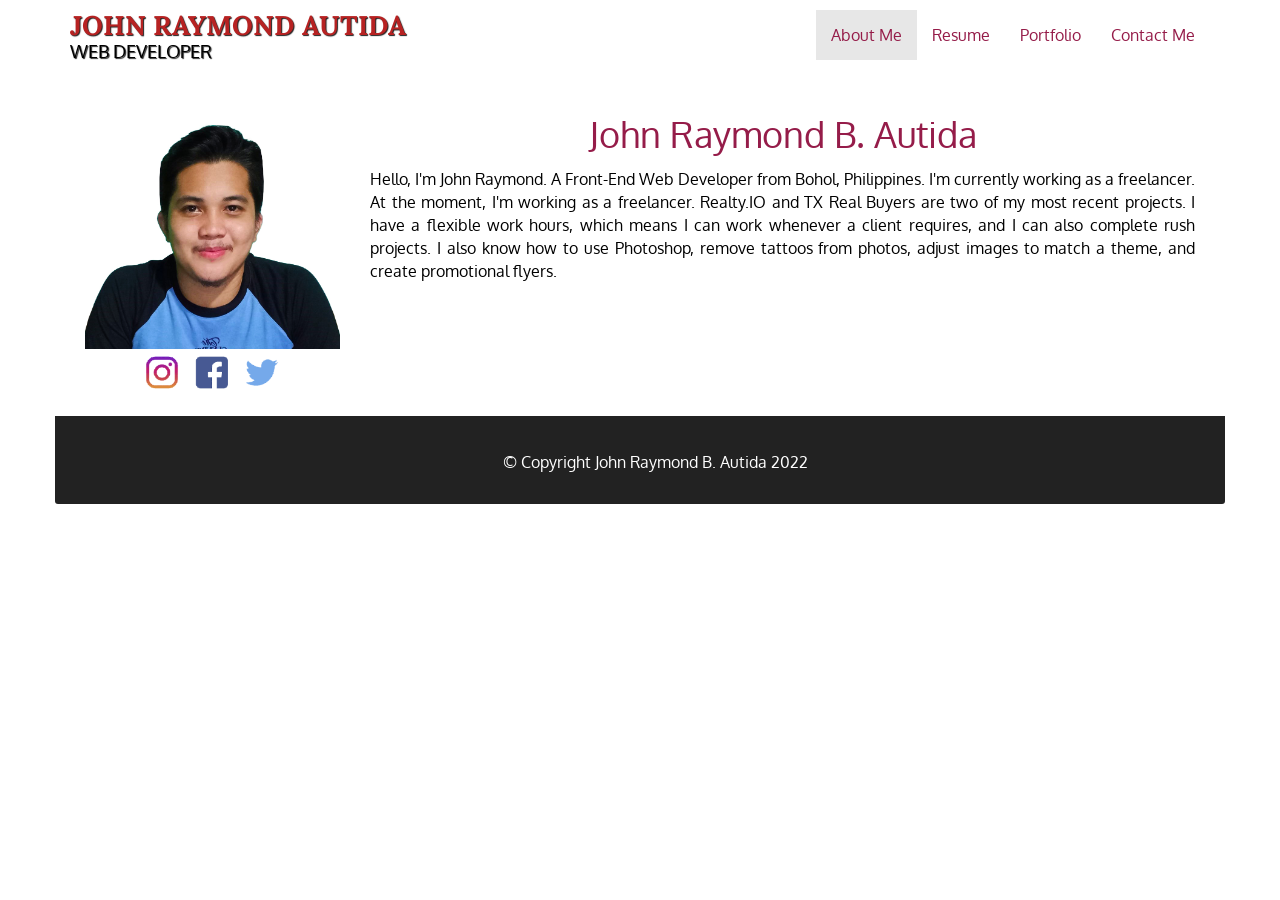
<file: about.html>
<!doctype html>
<html lang="en">
  <head>
    <meta charset="utf-8">
    <meta http-equiv="X-UA-Compatible" content="IE=edge">
    <meta name="viewport" content="width=device-width, initial-scale=1">
    <title>Front-End Web Developer | John Raymond Autida</title>
    <link rel="stylesheet" href="css/bootstrap.min.css">
    <link rel="stylesheet" href="css/styles.css">
    <link href='https://fonts.googleapis.com/css?family=Oxygen:400,300,700' rel='stylesheet' type='text/css'>
    <link href='https://fonts.googleapis.com/css?family=Lora' rel='stylesheet' type='text/css'>
  </head>
<body class="bg">
  <header>
    <nav id="header-nav" class="navbar navbar-default">
      <div class="container">
        <div class="navbar-header">
          <div class="navbar-brand">
            <a href="about.html"><h1>John Raymond Autida</h1></a>
            <a href="about.html"><h4>Web Developer</h4></a>
          </div>

          <button id="navbarToggle" type="button" class="navbar-toggle collapsed" data-toggle="collapse" data-target="#collapsable-nav" aria-expanded="false">
            <span class="sr-only">Toggle navigation</span>
            <span class="icon-bar"></span>
            <span class="icon-bar"></span>
            <span class="icon-bar"></span>
          </button>
        </div>
        
        <div id="collapsable-nav" class="collapse navbar-collapse">
           <ul id="nav-list" class="nav navbar-nav navbar-right">
             <li class="active">
              <a href="about.html">About Me</a>
            </li>
			<li>
              <a href="resume.html">Resume</a>
            </li>
            <li>
              <a href="portfolio.html">Portfolio</a>
            </li>
            <li>
              <a href="contact.html">Contact Me</a>
            </li>
          </ul><!-- #nav-list -->
        </div><!-- .collapse .navbar-collapse -->
      </div><!-- .container -->
    </nav><!-- #header-nav -->
  </header>

  <div id="call-btn" class="visible-xs" style="margin-bottom:20px;">
    <a class="btn" href="contact.html">Contact Me</a>
  </div>

  <div class="container">
  	<div class="col-lg-3 col-md-3 col-sm-12">
		<img src="images/jrautida.jpg" width="100%"/><br><center><img src="images/social.png" width="150" border="0" usemap="#Map" style="max-width:100%" />
<map name="Map"><area shape="rect" coords="8,5,44,42" href="https://www.instagram.com/jhnrymndatd/" target="_blank">
<area shape="rect" coords="56,5,94,44" href="https://www.facebook.com/johnraymond.autida/" target="_blank">
<area shape="rect" coords="107,6,143,43" href="https://twitter.com/jhnrymndatd" target="_blank">
</map></center>
	</div>
	<div class="col-lg-9 col-md-9 col-sm-12">
	<h1 style="text-align:center; color:#951C49; margin-bottom:15px;">John Raymond B. Autida</h1>
	<p style="color:#000; text-align:justify;">Hello, I'm John Raymond. A Front-End Web Developer from Bohol, Philippines. I'm currently working as a freelancer. At the moment, I'm working as a freelancer. Realty.IO and TX Real Buyers are two of my most recent projects. I have a flexible work hours, which means I can work whenever a client requires, and I can also complete rush projects. I also know how to use Photoshop, remove tattoos from photos, adjust images to match a theme, and create promotional flyers.</p>
	</div>
  </div>

  <footer class="panel-footer">
    <div class="container">
      <div class="text-center" style="color:#fff;">&copy; Copyright John Raymond B. Autida 2022</div>
    </div>
  </footer>
  
<!-- jQuery (Bootstrap JS plugins depend on it) -->
	<script src="js/jquery-2.1.4.min.js"></script>
  <script src="js/bootstrap.min.js"></script>
  <script src="js/ajax-utils.js"></script>
  <script src="js/script.js"></script>

</body>
</html>
</file>
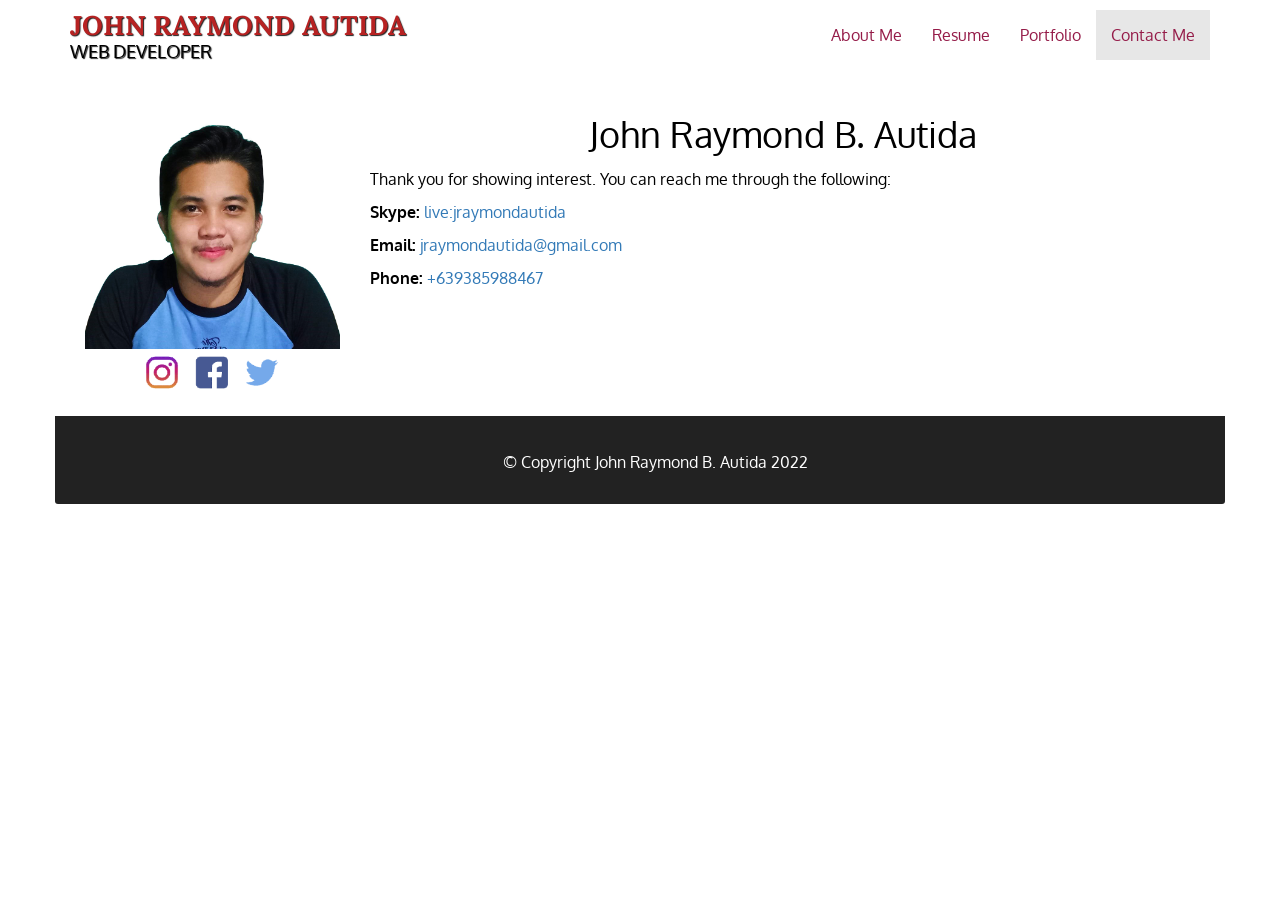
<file: contact.html>
<!doctype html>
<html lang="en">
  <head>
    <meta charset="utf-8">
    <meta http-equiv="X-UA-Compatible" content="IE=edge">
    <meta name="viewport" content="width=device-width, initial-scale=1">
    <title>John Raymond Autida</title>
    <link rel="stylesheet" href="css/bootstrap.min.css">
    <link rel="stylesheet" href="css/styles.css">
    <link href='https://fonts.googleapis.com/css?family=Oxygen:400,300,700' rel='stylesheet' type='text/css'>
    <link href='https://fonts.googleapis.com/css?family=Lora' rel='stylesheet' type='text/css'>
  </head>
<body class="bg">
  <header>
    <nav id="header-nav" class="navbar navbar-default">
      <div class="container">
        <div class="navbar-header">
          <div class="navbar-brand">
            <a href="about.html"><h1>John Raymond Autida</h1></a>
            <a href="about.html"><h4>Web Developer</h4></a>
          </div>

          <button id="navbarToggle" type="button" class="navbar-toggle collapsed" data-toggle="collapse" data-target="#collapsable-nav" aria-expanded="false">
            <span class="sr-only">Toggle navigation</span>
            <span class="icon-bar"></span>
            <span class="icon-bar"></span>
            <span class="icon-bar"></span>
          </button>
        </div>
        
        <div id="collapsable-nav" class="collapse navbar-collapse">
           <ul id="nav-list" class="nav navbar-nav navbar-right">
             <li>
              <a href="about.html">About Me</a>
            </li>
			<li>
              <a href="resume.html">Resume</a>
            </li>
            <li>
              <a href="portfolio.html">Portfolio</a>
            </li>
            <li class="active">
              <a href="contact.html">Contact Me</a>
            </li>
          </ul><!-- #nav-list -->
        </div><!-- .collapse .navbar-collapse -->
      </div><!-- .container -->
    </nav><!-- #header-nav -->
  </header>

  <div id="call-btn" class="visible-xs" style="margin-bottom:20px;">
    <a class="btn" href="contact.html">Contact Me</a>
  </div>

  <div class="container">
  	<div class="col-lg-3 col-md-3 col-sm-12">
		<img src="images/jrautida.jpg" width="100%"/><br><center><img src="images/social.png" width="150" border="0" usemap="#Map" style="max-width:100%" />
<map name="Map"><area shape="rect" coords="8,5,44,42" href="https://www.instagram.com/jhnrymndatd/" target="_blank">
<area shape="rect" coords="56,5,94,44" href="https://www.facebook.com/johnraymond.autida/" target="_blank">
<area shape="rect" coords="107,6,143,43" href="https://twitter.com/jhnrymndatd" target="_blank">
</map></center>
	</div>
	<div class="col-lg-9 col-md-9 col-sm-12">
	<h1 style="text-align:center; color:#000000; margin-bottom:15px;">John Raymond B. Autida</h1>
	<p style="color:#000; text-align:justify;">Thank you for showing interest. You can reach me through the following:</p>
	<p><strong>Skype:</strong> <span style="color: #337ab7;">live:jraymondautida</span></p>
	<p><strong>Email:</strong> <a href="mailto:jraymondautida@gmail.com">jraymondautida@gmail.com</a></p>
	<p><strong>Phone:</strong> <a href="tel:+639385988467">+639385988467</a></p>
	</div>
  </div>

  <footer class="panel-footer">
    <div class="container">
      <div class="text-center" style="color:#fff;">&copy; Copyright John Raymond B. Autida 2022</div>
    </div>
  </footer>

<!-- jQuery (Bootstrap JS plugins depend on it) -->
	<script src="js/jquery-2.1.4.min.js"></script>
  <script src="js/bootstrap.min.js"></script>
  <script src="js/ajax-utils.js"></script>
  <script src="js/script.js"></script>

</body>
</html>
</file>
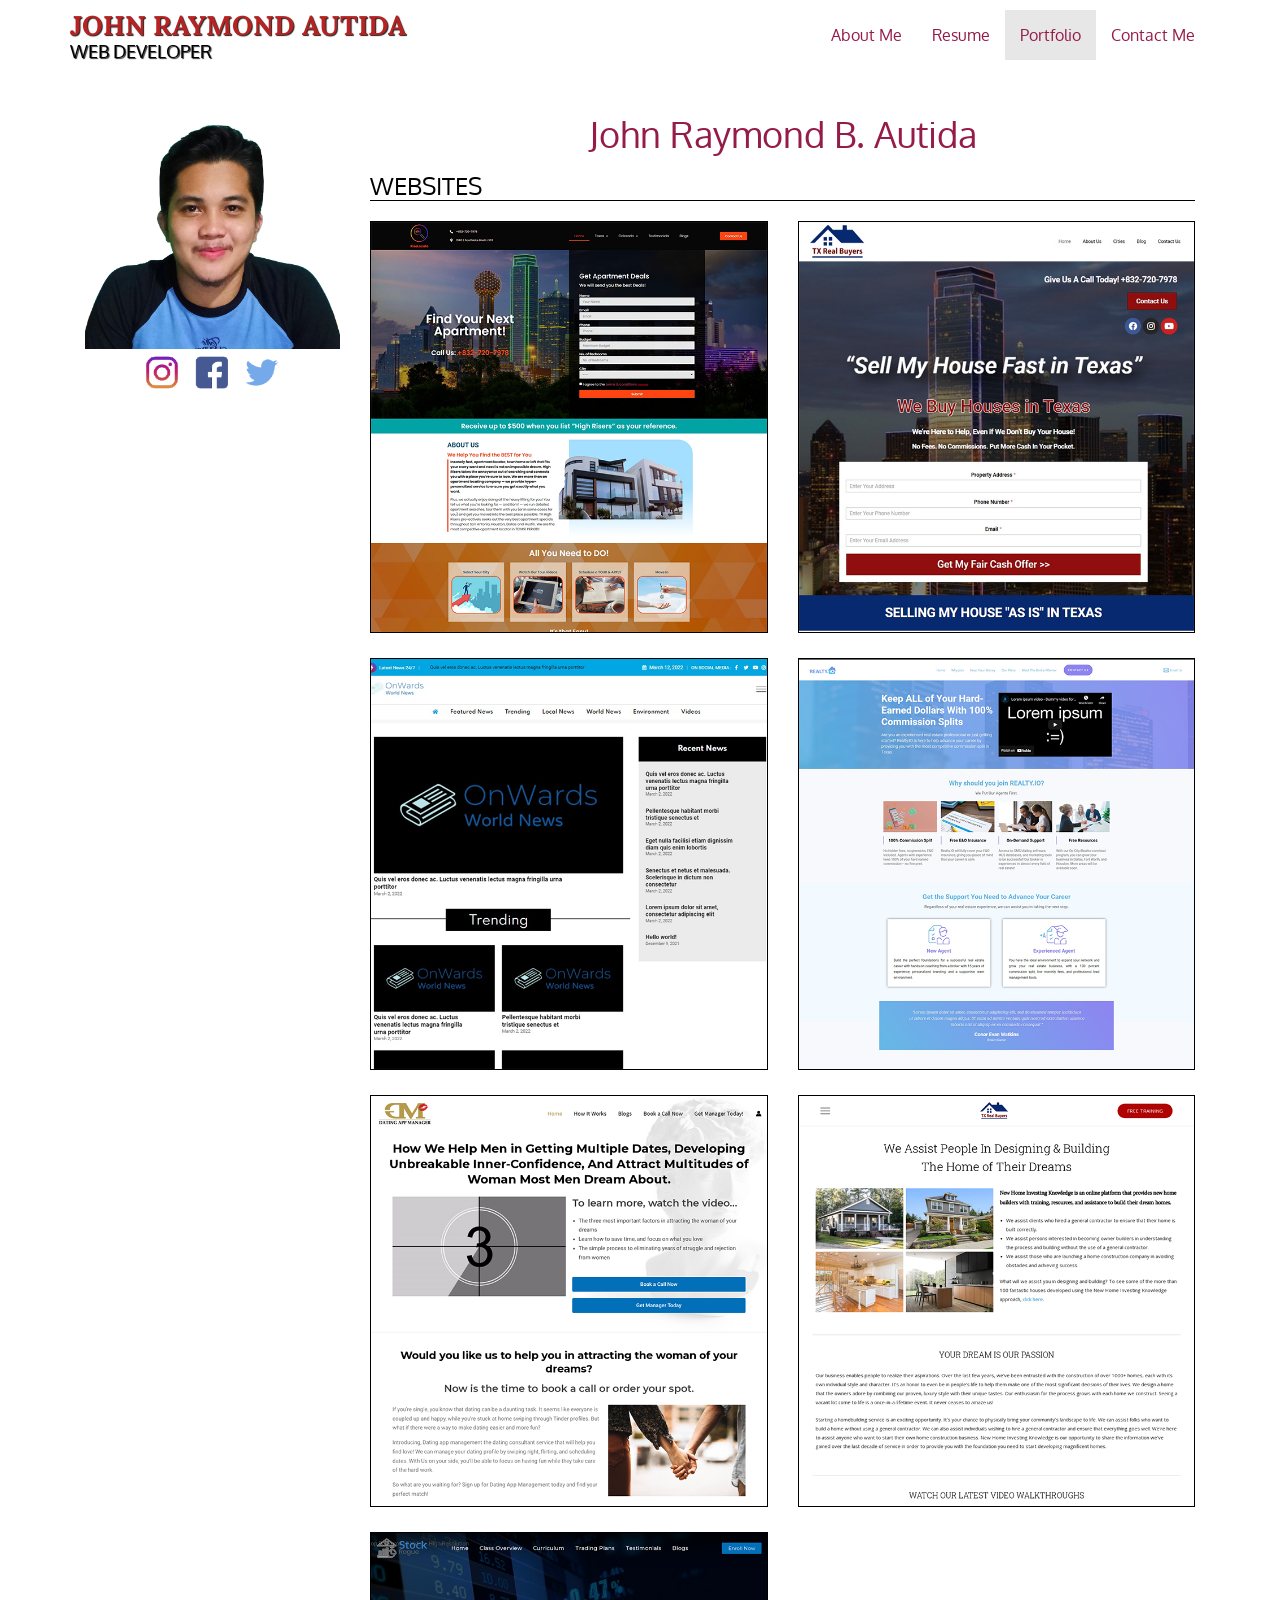
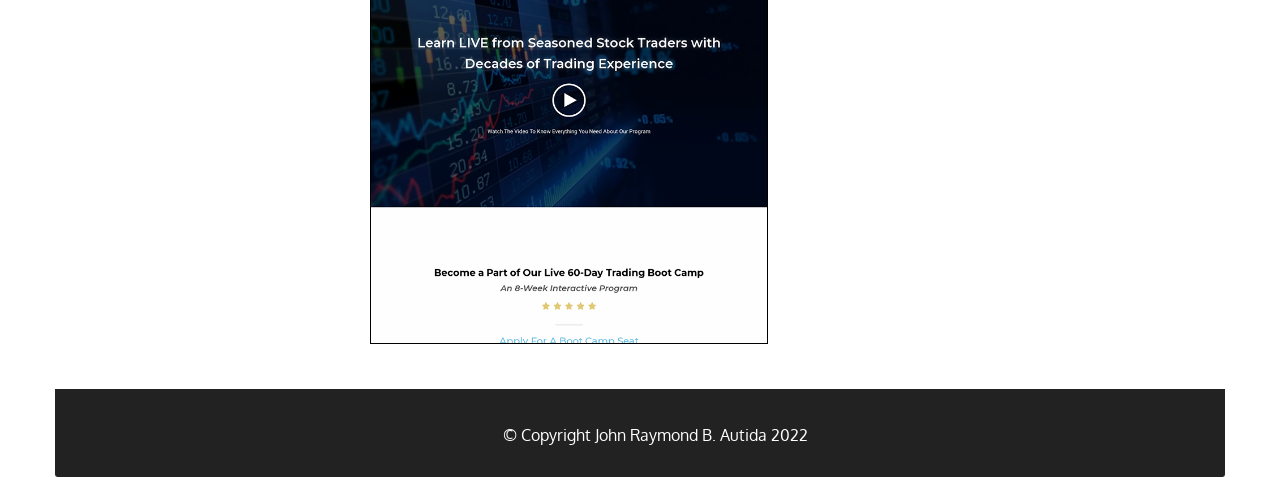
<file: portfolio.html>
<!doctype html>
<html lang="en">
  <head>
    <meta charset="utf-8">
    <meta http-equiv="X-UA-Compatible" content="IE=edge">
    <meta name="viewport" content="width=device-width, initial-scale=1">
    <title>John Raymond Autida</title>
    <link rel="stylesheet" href="css/bootstrap.min.css">
    <link rel="stylesheet" href="css/styles.css">
    <link href='https://fonts.googleapis.com/css?family=Oxygen:400,300,700' rel='stylesheet' type='text/css'>
    <link href='https://fonts.googleapis.com/css?family=Lora' rel='stylesheet' type='text/css'>
  </head>
<body class="bg">
  <header>
    <nav id="header-nav" class="navbar navbar-default">
      <div class="container">
        <div class="navbar-header">
          <div class="navbar-brand">
            <a href="about.html"><h1>John Raymond Autida</h1></a>
            <a href="about.html"><h4>Web Developer</h4></a>
          </div>

          <button id="navbarToggle" type="button" class="navbar-toggle collapsed" data-toggle="collapse" data-target="#collapsable-nav" aria-expanded="false">
            <span class="sr-only">Toggle navigation</span>
            <span class="icon-bar"></span>
            <span class="icon-bar"></span>
            <span class="icon-bar"></span>
          </button>
        </div>
        
        <div id="collapsable-nav" class="collapse navbar-collapse">
           <ul id="nav-list" class="nav navbar-nav navbar-right">
             <li>
              <a href="about.html">About Me</a>
            </li>
			<li>
              <a href="resume.html">Resume</a>
            </li>
            <li class="active">
              <a href="portfolio.html">Portfolio</a>
            </li>
            <li>
              <a href="contact.html">Contact Me</a>
            </li>
          </ul><!-- #nav-list -->
        </div><!-- .collapse .navbar-collapse -->
      </div><!-- .container -->
    </nav><!-- #header-nav -->
  </header>

  <div id="call-btn" class="visible-xs" style="margin-bottom:20px;">
    <a class="btn" href="contact.html">Contact Me</a>
  </div>

  <div class="container">
  	<div class="col-lg-3 col-md-3 col-sm-12">
		<img src="images/jrautida.jpg" width="100%"/><br><center><img src="images/social.png" width="150" border="0" usemap="#Map" style="max-width:100%" />
<map name="Map"><area shape="rect" coords="8,5,44,42" href="https://www.instagram.com/jhnrymndatd/" target="_blank">
<area shape="rect" coords="56,5,94,44" href="https://www.facebook.com/johnraymond.autida/" target="_blank">
<area shape="rect" coords="107,6,143,43" href="https://twitter.com/jhnrymndatd" target="_blank">
</map></center>
	</div>
	<div class="col-lg-9 col-md-9 col-sm-12">
	<h1 style="text-align:center; color:#951C49; margin-bottom:15px;">John Raymond B. Autida</h1>
	
	<h3 style="border-bottom:solid 1px #000; margin-bottom:20px;">WEBSITES</h3>
	
	<div class="row">
		<div class="col-lg-6 col-md-6 col-sm-12" style="margin-bottom:25px;">
			<a href="http://riselocate.com/" target="_blank"><img src="images/RiseLocate – Real Estate.png" width="100%" style="border:solid 1px #000;" /></a>
		</div>
		<div class="col-lg-6 col-md-6 col-sm-12" style="margin-bottom:25px;">
			<a href="https://txrealbuyer.com/" target="_blank"><img src="images/Home - txrealbuyer.com.png" width="100%" style="border:solid 1px #000;" /></a>
		</div>
		<div class="col-lg-6 col-md-6 col-sm-12" style="margin-bottom:25px;">
			<a href="https://onwards.world/" target="_blank"><img src="images/OnWards World News – International Breaking News   Updates.png" width="100%" style="border:solid 1px #000;" /></a>
		</div>
		<div class="col-lg-6 col-md-6 col-sm-12" style="margin-bottom:25px;">
			<a href="https://topflatfeebroker.com/" target="_blank"><img src="images/Home - topflatfeebroker.com.png" width="100%" style="border:solid 1px #000;" /></a>
		</div>
		<div class="col-lg-6 col-md-6 col-sm-12" style="margin-bottom:25px;">
			<a href="https://datingappmanager.com/" target="_blank"><img src="images/Dating App Manager – Meet, and Date Attractive Women.png" width="100%" style="border:solid 1px #000;" /></a>
		</div>	
		<div class="col-lg-6 col-md-6 col-sm-12" style="margin-bottom:25px;">
			<a href="https://newhomestudent2019.com/" target="_blank"><img src="images/New Home Investing Knowledge – We teach how to profit in any kind of market.png" width="100%" style="border:solid 1px #000;" /></a>
		</div>	
		<div class="col-lg-6 col-md-6 col-sm-12" style="margin-bottom:25px;">
			<a href="https://stockrogue.com/" target="_blank"><img src="images/Stock Rogue – Stock & Real Estate Opinions – Stock & Real Estate Opinions.png" width="100%" style="border:solid 1px #000;" /></a>
		</div>	
	</div>
	</div>
  </div>

  <footer class="panel-footer">
    <div class="container">
      <div class="text-center" style="color:#fff;">&copy; Copyright John Raymond B. Autida 2022</div>
    </div>
  </footer>
  
  <!-- jQuery (Bootstrap JS plugins depend on it) -->
	<script src="js/jquery-2.1.4.min.js"></script>
  <script src="js/bootstrap.min.js"></script>
  <script src="js/ajax-utils.js"></script>
  <script src="js/script.js"></script>

</body>
</html>
</file>
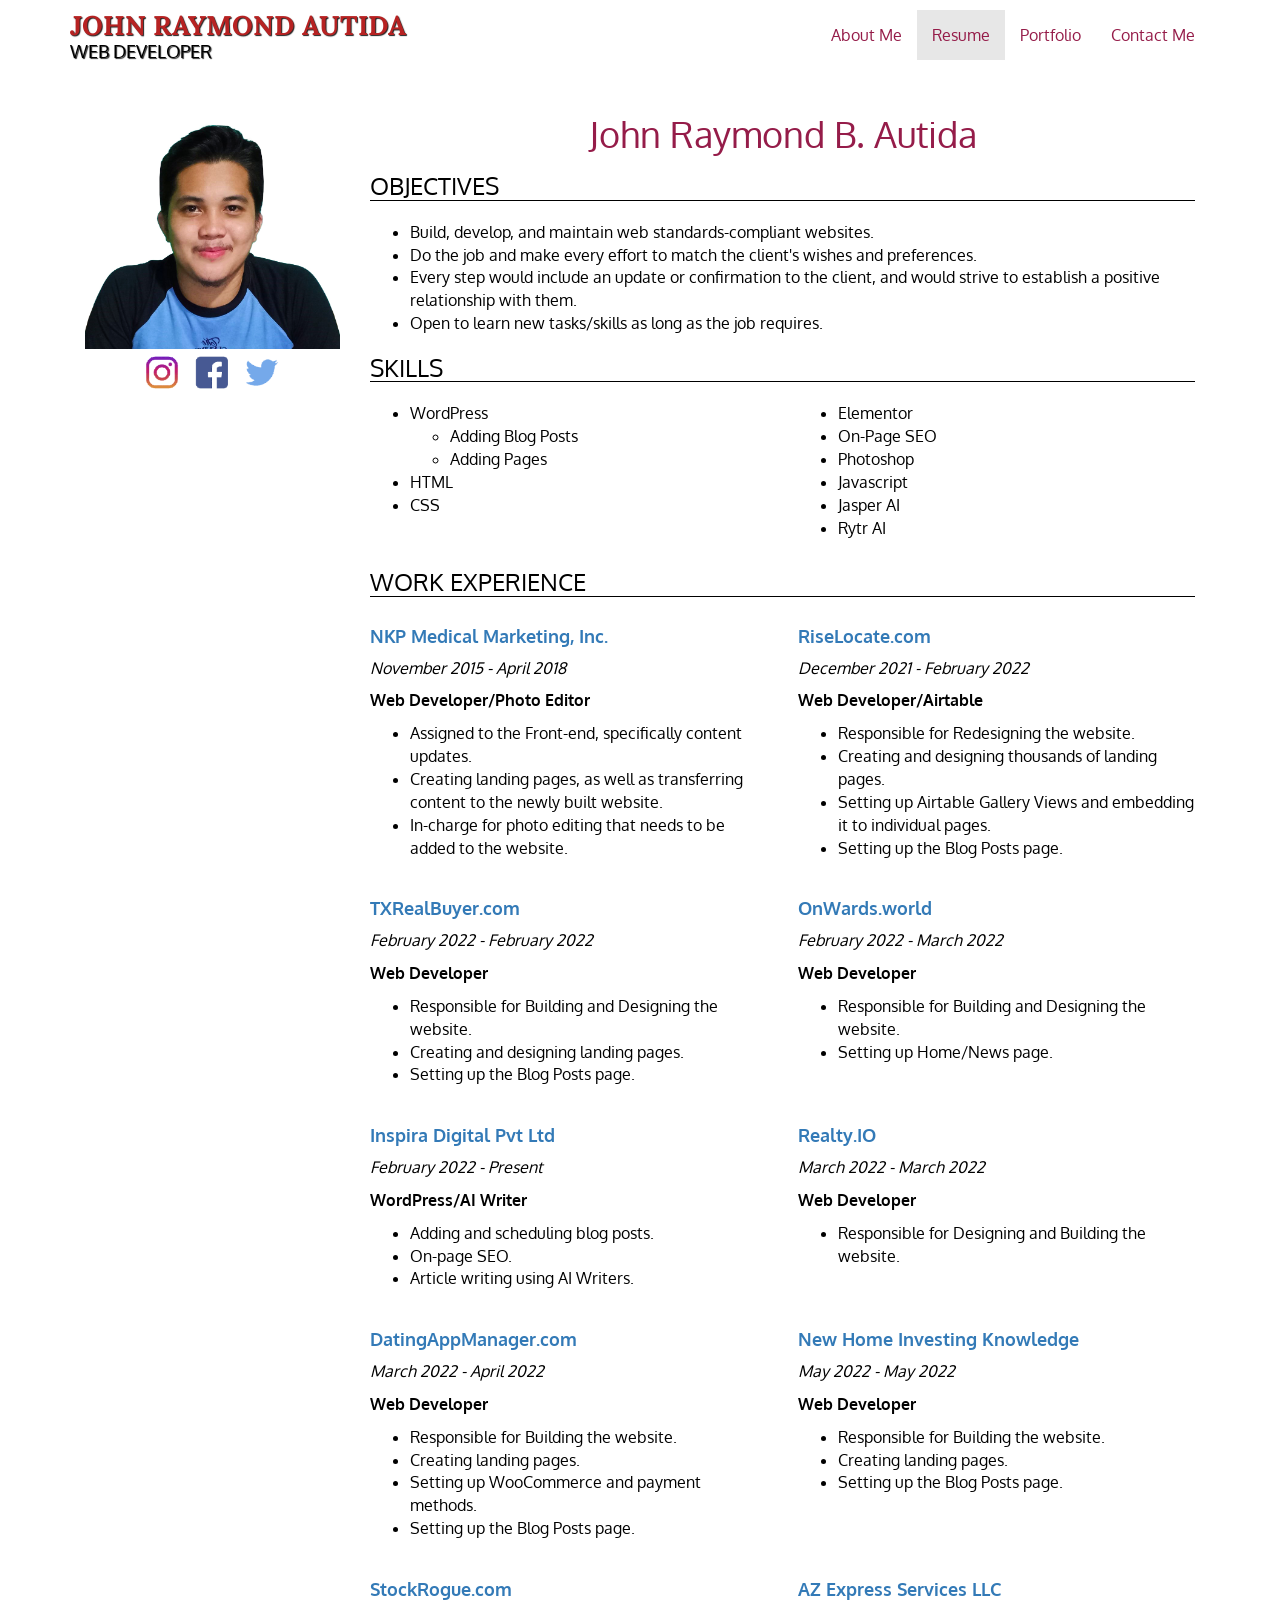
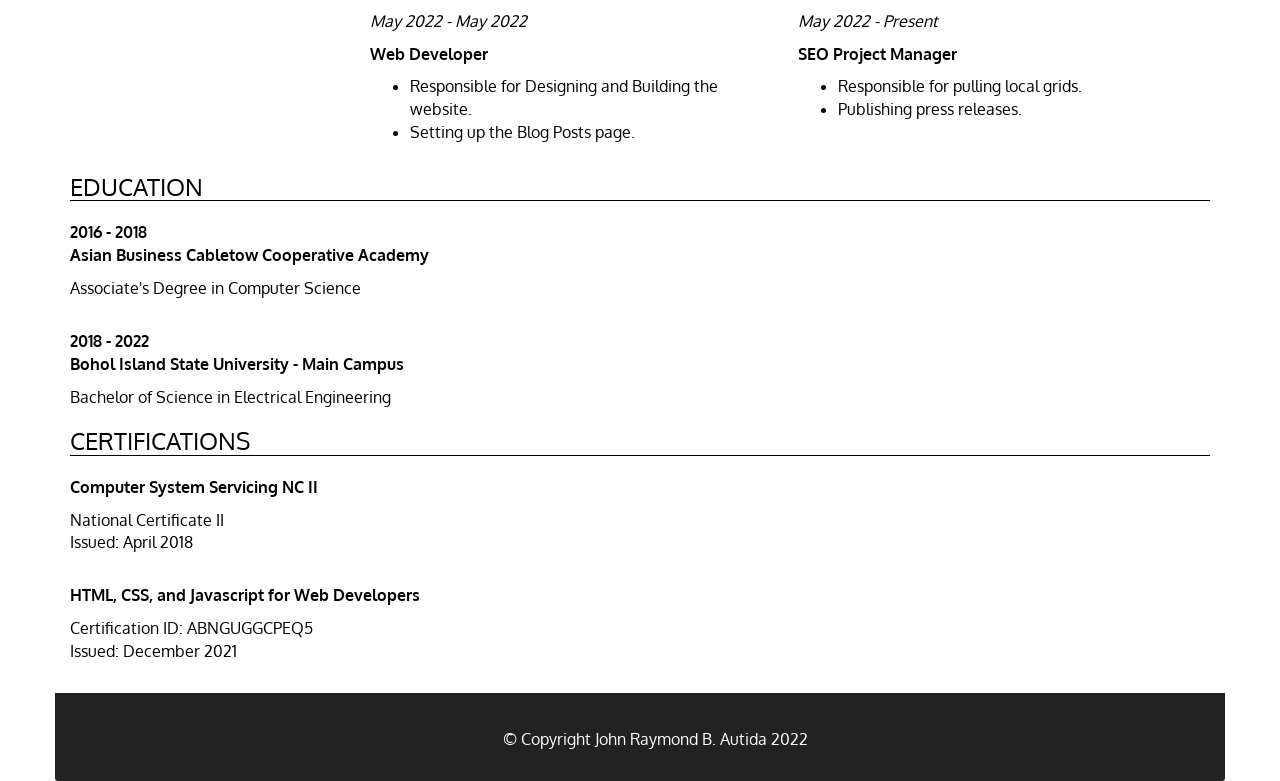
<file: resume.html>
<!doctype html>
<html lang="en">
  <head>
    <meta charset="utf-8">
    <meta http-equiv="X-UA-Compatible" content="IE=edge">
    <meta name="viewport" content="width=device-width, initial-scale=1">
    <title>John Raymond Autida</title>
    <link rel="stylesheet" href="css/bootstrap.min.css">
    <link rel="stylesheet" href="css/styles.css">
    <link href='https://fonts.googleapis.com/css?family=Oxygen:400,300,700' rel='stylesheet' type='text/css'>
    <link href='https://fonts.googleapis.com/css?family=Lora' rel='stylesheet' type='text/css'>
  </head>
<body class="bg">
  <header>
    <nav id="header-nav" class="navbar navbar-default">
      <div class="container">
        <div class="navbar-header">
          <div class="navbar-brand">
            <a href="about.html"><h1>John Raymond Autida</h1></a>
            <a href="about.html"><h4>Web Developer</h4></a>
          </div>

          <button id="navbarToggle" type="button" class="navbar-toggle collapsed" data-toggle="collapse" data-target="#collapsable-nav" aria-expanded="false">
            <span class="sr-only">Toggle navigation</span>
            <span class="icon-bar"></span>
            <span class="icon-bar"></span>
            <span class="icon-bar"></span>
          </button>
        </div>
        
        <div id="collapsable-nav" class="collapse navbar-collapse">
           <ul id="nav-list" class="nav navbar-nav navbar-right">
             <li>
              <a href="about.html">About Me</a>
            </li>
			<li class="active">
              <a href="resume.html">Resume</a>
            </li>
            <li>
              <a href="portfolio.html">Portfolio</a>
            </li>
            <li>
              <a href="contact.html">Contact Me</a>
            </li>
          </ul><!-- #nav-list -->
        </div><!-- .collapse .navbar-collapse -->
      </div><!-- .container -->
    </nav><!-- #header-nav -->
  </header>

  <div id="call-btn" class="visible-xs" style="margin-bottom:20px;">
    <a class="btn" href="contact.html">Contact Me</a>
  </div>

  <div class="container">
  	<div class="col-lg-3 col-md-3 col-sm-12">
		<img src="images/jrautida.jpg" width="100%"/><br><center><img src="images/social.png" width="150" border="0" usemap="#Map" style="max-width:100%" />
<map name="Map"><area shape="rect" coords="8,5,44,42" href="https://www.instagram.com/jhnrymndatd/" target="_blank">
<area shape="rect" coords="56,5,94,44" href="https://www.facebook.com/johnraymond.autida/" target="_blank">
<area shape="rect" coords="107,6,143,43" href="https://twitter.com/jhnrymndatd" target="_blank">
</map></center>
	</div>
	<div class="col-lg-9 col-md-9 col-sm-12">
	<h1 style="text-align:center; color:#951C49; margin-bottom:15px;">John Raymond B. Autida</h1>
	
	<h3 style="border-bottom:solid 1px #000; margin-bottom:20px;">OBJECTIVES</h3>
	
	<ul>
		<li>Build, develop, and maintain web standards-compliant websites.</li>
		<li>Do the job and make every effort to match the client's wishes and preferences.</li>
		<li>Every step would include an update or confirmation to the client, and would strive to establish a positive relationship with them.</li>
		<li>Open to learn new tasks/skills as long as the job requires.</li>
	</ul>
	
	<h3 style="border-bottom:solid 1px #000; margin-bottom:20px;">SKILLS</h3>
	
	<div class="row">
		<div class="col-lg-6 col-md-6 col-sm-12">
		<ul style="margin:0;">
			<li>WordPress
				<ul>
					<li>Adding Blog Posts</li>
					<li>Adding Pages</li>
				</ul></li>
			<li>HTML</li>
			<li>CSS</li>			
		</ul>
		</div>
		<div class="col-lg-6 col-md-6 col-sm-12">
		<ul>
			<li>Elementor</li>
			<li>On-Page SEO</li>
			<li>Photoshop</li>
			<li>Javascript</li>
			<li>Jasper AI</li>
			<li>Rytr AI</li>
		</ul>
		</div>
	</div>
	
	<h3 style="border-bottom:solid 1px #000; margin-bottom:20px;">WORK EXPERIENCE</h3>
	
	<div class="row">
		<div class="col-lg-6 col-md-6 col-sm-12" style="margin-bottom:30px;">
		<h4><a href="https://www.nkpmedical.com/" target="_blank"><strong>NKP Medical Marketing, Inc.</strong></a></h4>
		<p><em>November 2015 - April 2018</em></p>
		<p><strong>Web Developer/Photo Editor</strong></p>
		<ul style="margin:0;">
			<li>Assigned to the Front-end, specifically content updates.</li>
			<li>Creating landing pages, as well as transferring content to the newly built website.</li>
			<li>In-charge for photo editing that needs to be added to the website.</li>			
		</ul>
		</div>
		<div class="col-lg-6 col-md-6 col-sm-12" style="margin-bottom:30px;">
		<h4><a href="http://riselocate.com/" target="_blank"><strong>RiseLocate.com</strong></a></h4>
		<p><em>December 2021 - February 2022</em></p>
		<p><strong>Web Developer/Airtable</strong></p>
		<ul style="margin:0;">
			<li>Responsible for Redesigning the website.</li>
			<li>Creating and designing thousands of landing pages.</li>
			<li>Setting up Airtable Gallery Views and embedding it to individual pages.</li>	
			<li>Setting up the Blog Posts page.</li>					
		</ul>
		</div>
		</div>
		<div class="row">
		<div class="col-lg-6 col-md-6 col-sm-12" style="margin-bottom:30px;">
		<h4><a href="https://txrealbuyer.com/" target="_blank"><strong>TXRealBuyer.com</strong></a></h4>
		<p><em>February 2022 - February 2022</em></p>
		<p><strong>Web Developer</strong></p>
		<ul style="margin:0;">
			<li>Responsible for Building and Designing the website.</li>
			<li>Creating and designing landing pages.</li>
			<li>Setting up the Blog Posts page.</li>			
		</ul>
		</div>
		<div class="col-lg-6 col-md-6 col-sm-12" style="margin-bottom:30px;">
		<h4><a href="https://onwards.world/" target="_blank"><strong>OnWards.world</strong></a></h4>
		<p><em>February 2022 - March 2022</em></p>
		<p><strong>Web Developer</strong></p>
		<ul style="margin:0;">
			<li>Responsible for Building and Designing the website.</li>
			<li>Setting up Home/News page.</li>			
		</ul>
		</div>
		</div>
		<div class="row">
		<div class="col-lg-6 col-md-6 col-sm-12" style="margin-bottom:30px;">
		<h4><span style="color:#337ab7;"><strong>Inspira Digital Pvt Ltd</strong></span></h4>
		<p><em>February 2022 - Present</em></p>
		<p><strong>WordPress/AI Writer</strong></p>
		<ul style="margin:0;">
			<li>Adding and scheduling blog posts.</li>
			<li>On-page SEO.</li>
			<li>Article writing using AI Writers.</li>			
		</ul>
		</div>
		<div class="col-lg-6 col-md-6 col-sm-12" style="margin-bottom:30px;">
		<h4><a href="https://topflatfeebroker.com/" target="_blank"><strong>Realty.IO</strong></a></h4>
		<p><em>March 2022 - March 2022</em></p>
		<p><strong>Web Developer</strong></p>
		<ul style="margin:0;">
			<li>Responsible for Designing and Building the website.</li>	
		</ul>
		</div>
		</div>
		<div class="row">
		<div class="col-lg-6 col-md-6 col-sm-12" style="margin-bottom:30px;">
		<h4><a href="https://datingappmanager.com/" target="_blank"><strong>DatingAppManager.com</strong></a></h4>
		<p><em>March 2022 - April 2022</em></p>
		<p><strong>Web Developer</strong></p>
		<ul style="margin:0;">
			<li>Responsible for Building the website.</li>
			<li>Creating landing pages.</li>
			<li>Setting up WooCommerce and payment methods.</li>
			<li>Setting up the Blog Posts page.</li>		
		</ul>
		</div>
		<div class="col-lg-6 col-md-6 col-sm-12" style="margin-bottom:30px;">
		<h4><a href="https://newhomestudent2019.com/" target="_blank"><strong>New Home Investing Knowledge</strong></a></h4>
		<p><em>May 2022 - May 2022</em></p>
		<p><strong>Web Developer</strong></p>
		<ul style="margin:0;">
			<li>Responsible for Building the website.</li>
			<li>Creating landing pages.</li>
			<li>Setting up the Blog Posts page.</li>		
		</ul>
		</div>	
		</div>
		<div class="row">
		<div class="col-lg-6 col-md-6 col-sm-12" style="margin-bottom:30px;">
		<h4><a href="https://stockrogue.com/" target="_blank"><strong>StockRogue.com</strong></a></h4>
		<p><em>May 2022 - May 2022</em></p>
		<p><strong>Web Developer</strong></p>
		<ul style="margin:0;">
			<li>Responsible for Designing and Building the website.</li>
			<li>Setting up the Blog Posts page.</li>		
		</ul>
		</div>
		<div class="col-lg-6 col-md-6 col-sm-12" style="margin-bottom:30px;">
		<h4><span style="color:#337ab7;"><strong>AZ Express Services LLC</strong></span></h4>
		<p><em>May 2022 - Present</em></p>
		<p><strong>SEO Project Manager</strong></p>
		<ul style="margin:0;">
			<li>Responsible for pulling local grids.</li>
			<li>Publishing press releases.</li>		
		</ul>
		</div>
		</div>
	</div>
	
	<h3 style="border-bottom:solid 1px #000; margin-bottom:20px;">EDUCATION</h3>
	<p><strong>2016 - 2018<br>Asian Business Cabletow Cooperative Academy</strong></p>
	<p>Associate's Degree in Computer Science</p>
	<div style="margin-bottom:20px; clear:both;"></div>
	<p><strong>2018 - 2022<br>Bohol Island State University - Main Campus</strong></p>
	<p>Bachelor of Science in Electrical Engineering</p>
	
	<h3 style="border-bottom:solid 1px #000; margin-bottom:20px;">CERTIFICATIONS</h3>
	<p><strong>Computer System Servicing NC II</strong></p>
	<p>National Certificate II<br>Issued: April 2018</p>
	<div style="margin-bottom:20px; clear:both;"></div>
	<p><strong>HTML, CSS, and Javascript for Web Developers</strong></p>
	<p>Certification ID: ABNGUGGCPEQ5<br>Issued: December 2021</p>
	
	</div>
  </div>

  <footer class="panel-footer">
    <div class="container">
      <div class="text-center" style="color:#fff;">&copy; Copyright John Raymond B. Autida 2022</div>
    </div>
  </footer>

<!-- jQuery (Bootstrap JS plugins depend on it) -->
	<script src="js/jquery-2.1.4.min.js"></script>
  <script src="js/bootstrap.min.js"></script>
  <script src="js/ajax-utils.js"></script>
  <script src="js/script.js"></script>

</body>
</html>
</file>
<file: css/styles.css>
body {
  font-size: 16px;
  color: #000;
  background-color: #fff;
  font-family: 'Oxygen', sans-serif;
}

.bg {
	max-width: 1170px;
    margin-right: auto;
    margin-left: auto;
}

/** HEADER **/
#header-nav {
  background-color: #fff;
  border-radius: 0;
  border: 0;
}

.navbar-brand h1 { /* Restaurant name */
  font-family: 'Lora', serif;
  color: #b72222;
  font-size: 1.5em;
  text-transform: uppercase;
  font-weight: bold;
  text-shadow: 1px 1px 1px #222;
  margin-top: 0;
  margin-bottom: 0;
  line-height: .75;
}
.navbar-brand h4 { /* Restaurant name */
    color: #000;
    font-size: 1em;
    text-transform: uppercase;
    text-shadow: 1px 1px 1px #222;
    margin-top: 10px;
    margin-bottom: 0;
    line-height: .75;
}
.navbar-brand a:hover, .navbar-brand a:focus {
  text-decoration: none;
}
.navbar-brand p { /* Kosher cert */
  color: #000;
  text-transform: uppercase;
  font-size: .7em;
  margin-top: 15px;
}
.navbar-brand p span { /* Star-K */
  vertical-align: middle;
}

#nav-list {
  margin-top: 10px;
}
#nav-list a {
  color: #951C49;
  text-align: center;
}
#nav-list a:hover {
  background: #E7E7E7;
}
#nav-list a span {
  font-size: 1.8em;
}

#phone {
  margin-top: 5px;
}
#phone a { /* Phone number */
  text-align: right;
  padding-bottom: 0;
}
#phone div { /* We Deliver */
  color: #557c3e;
  text-align: right;
  padding-right: 15px;
}

.navbar-header button.navbar-toggle, .navbar-header .icon-bar {
  border: 1px solid #61122f;
}
.navbar-header button.navbar-toggle {
  clear: both;
  margin-top: -30px;
}
/* END HEADER */

/* FOOTER */
.panel-footer {
  margin-top: 20px;
  padding-top: 35px;
  padding-bottom: 30px;
  background-color: #222;
  border-top: 0;
}
.panel-footer div.row {
  margin-bottom: 35px;
}
#hours, #address {
  line-height: 2;
}
#hours > span, #address > span {
  font-size: 1.3em;
}
#address p {
  color: #557c3e;
  font-size: .8em;
  line-height: 1.8;
}
#testimonials {
  font-style: italic;
}
#testimonials p:nth-child(2) {
  margin-top: 25px;
}
/* END FOOTER */



/* HOME PAGE */
.container .jumbotron {
  box-shadow: 0 0 50px #3F0C1F;
  border: 2px solid #3F0C1F;
}

#menu-tile, #specials-tile, #map-tile {
  height: 250px;
  width: 100%;
  margin-bottom: 15px;
  position: relative;
  border: 2px solid #3F0C1F;
  overflow: hidden;
}
#menu-tile:hover, #specials-tile:hover, #map-tile:hover {
  box-shadow: 0 1px 5px 1px #cccccc;
}
#menu-tile {
  background: url('../images/menu-tile.jpg') no-repeat;
  background-position: center;
}
#specials-tile {
  background: url('../images/specials-tile.jpg') no-repeat;
  background-position: center;
}
#menu-tile span, #specials-tile span, #map-tile span {
  position: absolute;
  bottom: 0;
  right: 0;
  width: 100%;
  text-align: center;
  font-size: 1.6em;
  text-transform: uppercase;
  background-color: #000;
  color: #fff;
  opacity: .8;
}
/* END HOME PAGE */

/* MENU CATEGORIES PAGE */
.category-tile { 
  position: relative;
  border: 2px solid #3F0C1F;
  overflow: hidden;
  width: 200px;
  height: 200px;
  margin: 0 auto 15px;
}
.category-tile span {
  position: absolute;
  bottom: 0;
  right: 0;
  width: 100%;
  text-align: center;
  font-size: 1.2em;
  text-transform: uppercase;
  background-color: #000;
  color: #fff;
  opacity: .8;
}
.category-tile:hover {
  box-shadow: 0 1px 5px 1px #cccccc;
}

#menu-categories-title + div {
  margin-bottom: 50px;
}
/* END MENU CATEGORIES PAGE */

/* SINGLE CATEGORY PAGE */
.menu-item-tile {
  margin-bottom: 25px;
}
.menu-item-tile hr {
  width: 80%;
}
.menu-item-tile .menu-item-price {
  font-size: 1.1em;
  text-align: right;
  margin-top: -15px;
  margin-right: -15px;
}
.menu-item-tile .menu-item-price span {
  font-size: .6em;
}
.menu-item-photo {
  position: relative;
  border: 2px solid #3F0C1F; 
  overflow: hidden;
  padding: 0;
  margin-right: -15px;
  margin-left: auto;
  margin-bottom: 20px;
  max-width: 250px;
}
.menu-item-photo div {
  position: absolute;
  bottom: 0;
  right: 0;
  width: 80px;
  background-color: #557c3e;
  text-align: center;
}
.menu-item-description {
  padding-right: 30px;
}
h3.menu-item-title {
  margin: 0 0 10px;
}
.menu-item-details {
  font-size: .9em;
  font-style: italic;
}
/* END SINGLE CATEGORY PAGE */


/********** Large devices only **********/
@media (min-width: 1200px) {
  .container .jumbotron {
    background: url('../images/jumbotron_1200.jpg') no-repeat;
    height: 675px;
  }
}

/********** Medium devices only **********/
@media (min-width: 992px) and (max-width: 1199px) {
  /* Header */
  #logo-img {
    background: url('../images/restaurant-logo_medium.png') no-repeat;
    width: 100px;
    height: 100px;
    margin: 5px 5px 5px 0;
  }
  /* End Header */

  /* Home Page */
  .container .jumbotron {
    background: url('../images/jumbotron_992.jpg') no-repeat;
    height: 558px;
  }
  /* End Home Page */
}

/********** Small devices only **********/
@media (min-width: 768px) and (max-width: 991px) {
  /* Home Page */
  .container .jumbotron {
    background: url('../images/jumbotron_768.jpg') no-repeat;
    height: 432px;
  }
  /* End Home Page */
}

/********** Extra small devices only **********/
@media (max-width: 767px) {
  /* Header */
  .navbar-brand {
    padding-top: 10px;
    height: 80px;
  }
  .navbar-brand h1 { /* Restaurant name */
    padding-top: 10px;
    font-size: 5vw; /* 1vw = 1% of viewport width */
  }
  .navbar-brand p { /* Kosher cert */
    font-size: .6em;
    margin-top: 12px;
  }
  .navbar-brand p img { /* Star-K */
    height: 20px;
  }

  #collapsable-nav a { /* Collapsed nav menu text */
    font-size: 1.2em;
  }
  #collapsable-nav a span { /* Collapsed nav menu glyph */
    font-size: 1em;
    margin-right: 5px;
  }

  #call-btn > a {
    font-size: 1.5em;
    display: block;
    margin: 0 20px;
    padding: 10px;
    border: 2px solid #fff;
    background-color: #f6b319;
    color: #951c49;
  }
  #xs-deliver {
    margin-top: 5px;
    font-size: .7em;
    letter-spacing: .1em;
    text-transform: uppercase;
  }
  /* End Header */

  /* Footer */
  .panel-footer section {
    margin-bottom: 30px;
    text-align: center;
  }
  .panel-footer section:nth-child(3) {
    margin-bottom: 0; /* margin already exists on the whole row */
  }
  .panel-footer section hr {
    width: 50%;
  }
  /* End Footer */

  /* Home Page */
  .container .jumbotron {
    margin-top: 30px;
    padding: 0;
  }
  #menu-tile, #specials-tile {
    width: 360px;
    margin: 0 auto 15px;
  }

  .menu-item-photo {
    margin-right: auto;
  }
  .menu-item-tile .menu-item-price {
    text-align: center;
  }
  .menu-item-description {
    text-align: center;;
  }
}


/********** Super extra small devices Only :-) (e.g., iPhone 4) **********/
@media (max-width: 479px) {
  /* Header */
  .navbar-brand h1 { /* Restaurant name */
    padding-top: 5px;
    font-size: 6vw;
  }
  /* End Header */
  
  /* Home page */
  #menu-tile, #specials-tile {
    width: 280px;
    margin: 0 auto 15px;
  }

  .col-xxs-12 {
    position: relative;
    min-height: 1px;
    padding-right: 15px;
    padding-left: 15px;
    float: left;
    width: 100%;
  }
}
</file>
